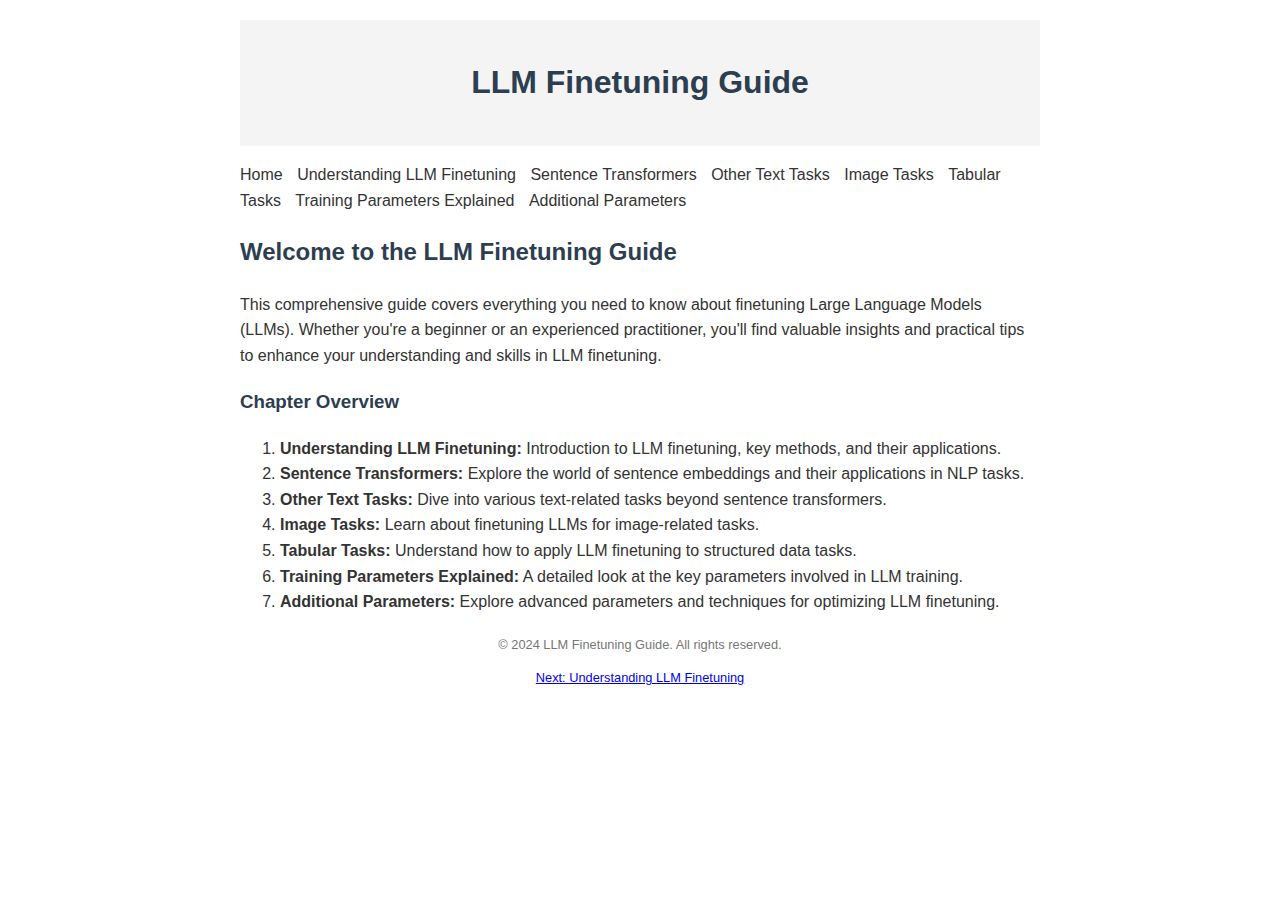
<file: Train/index.html>
<!DOCTYPE html>
<html lang="en">
<head>
    <meta charset="UTF-8">
    <meta name="viewport" content="width=device-width, initial-scale=1.0">
    <title>LLM Finetuning Guide</title>
    <link rel="stylesheet" href="style.css">
</head>
<body>
    <header>
        <h1>LLM Finetuning Guide</h1>
    </header>
    <nav>
        <ul>
            <li><a href="index.html">Home</a></li>
            <li><a href="chapter1.html">Understanding LLM Finetuning</a></li>
            <li><a href="chapter2.html">Sentence Transformers</a></li>
            <li><a href="chapter3.html">Other Text Tasks</a></li>
            <li><a href="chapter4.html">Image Tasks</a></li>
            <li><a href="chapter5.html">Tabular Tasks</a></li>
            <li><a href="chapter6.html">Training Parameters Explained</a></li>
            <li><a href="chapter7.html">Additional Parameters</a></li>
        </ul>
    </nav>
    <main>
        <h2>Welcome to the LLM Finetuning Guide</h2>
        <p>This comprehensive guide covers everything you need to know about finetuning Large Language Models (LLMs). Whether you're a beginner or an experienced practitioner, you'll find valuable insights and practical tips to enhance your understanding and skills in LLM finetuning.</p>
        <h3>Chapter Overview</h3>
        <ol>
            <li><strong>Understanding LLM Finetuning:</strong> Introduction to LLM finetuning, key methods, and their applications.</li>
            <li><strong>Sentence Transformers:</strong> Explore the world of sentence embeddings and their applications in NLP tasks.</li>
            <li><strong>Other Text Tasks:</strong> Dive into various text-related tasks beyond sentence transformers.</li>
            <li><strong>Image Tasks:</strong> Learn about finetuning LLMs for image-related tasks.</li>
            <li><strong>Tabular Tasks:</strong> Understand how to apply LLM finetuning to structured data tasks.</li>
            <li><strong>Training Parameters Explained:</strong> A detailed look at the key parameters involved in LLM training.</li>
            <li><strong>Additional Parameters:</strong> Explore advanced parameters and techniques for optimizing LLM finetuning.</li>
        </ol>
    </main>
    <footer>
        <p>&copy; 2024 LLM Finetuning Guide. All rights reserved.</p>
        <nav>
            <a href="chapter1.html">Next: Understanding LLM Finetuning</a>
        </nav>
    </footer>
</body>
</html>
</file>
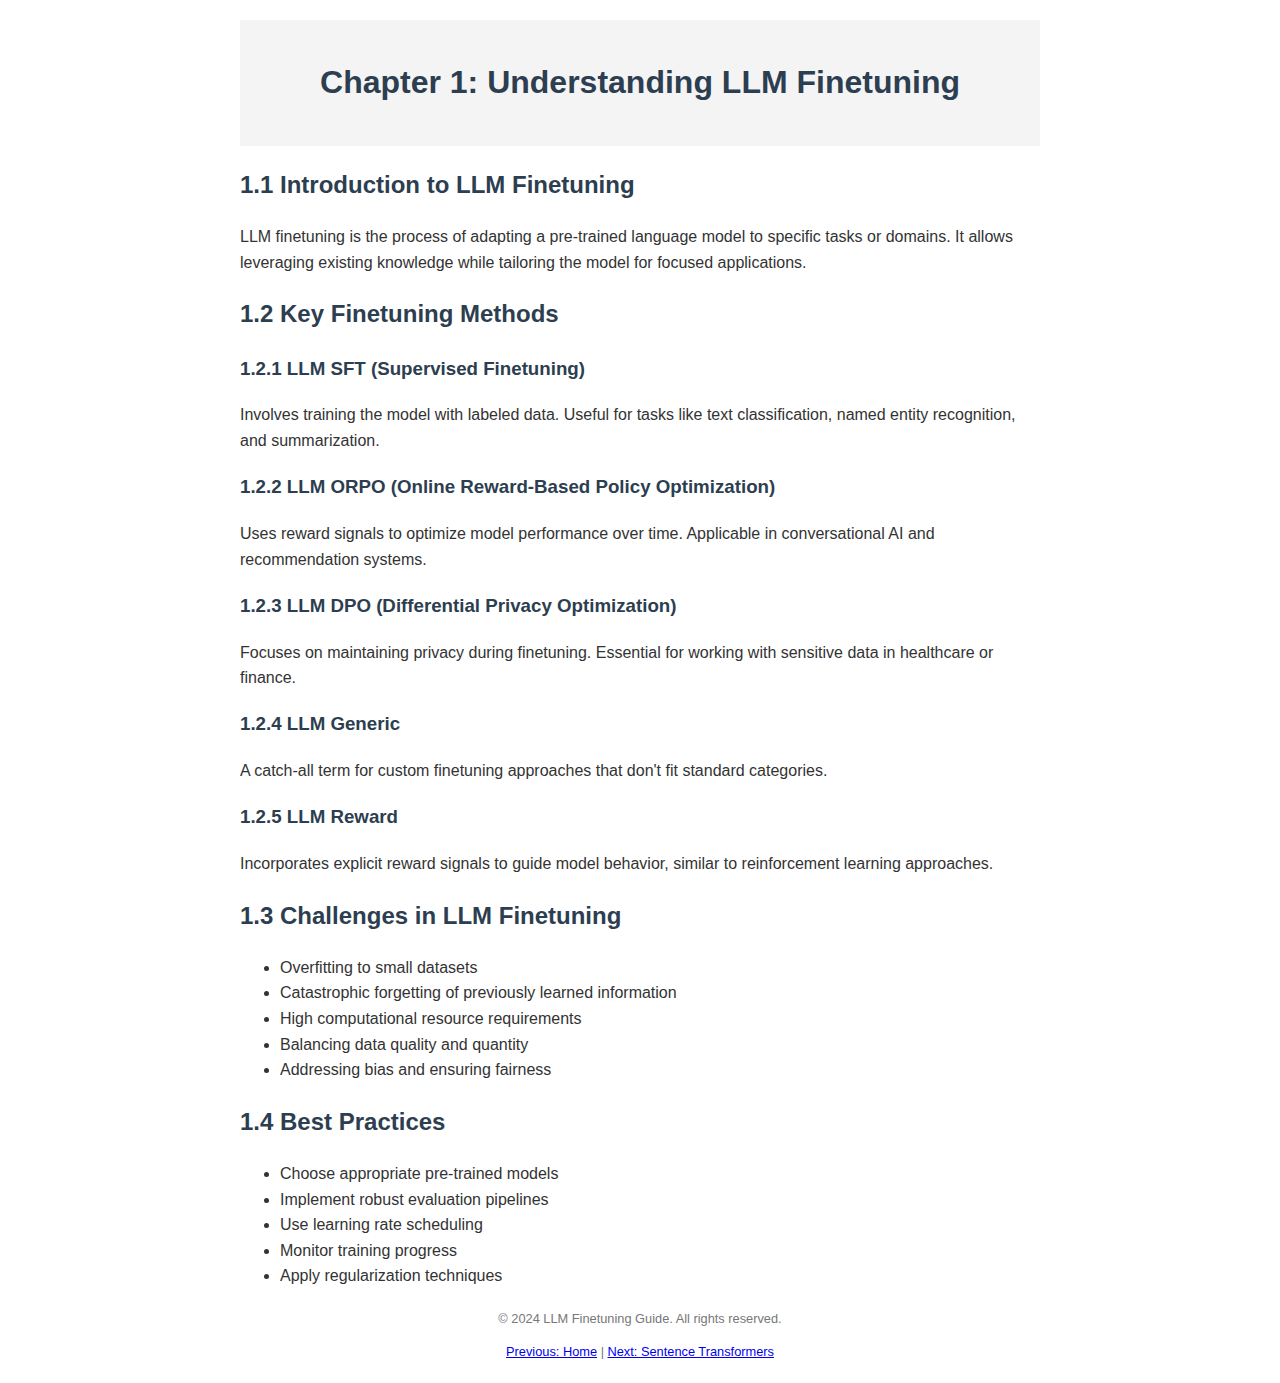
<file: Train/chapter1.html>
<!DOCTYPE html>
<html lang="en">
<head>
    <meta charset="UTF-8">
    <meta name="viewport" content="width=device-width, initial-scale=1.0">
    <title>Chapter 1: Understanding LLM Finetuning</title>
    <link rel="stylesheet" href="style.css">
</head>
<body>
    <header>
        <h1>Chapter 1: Understanding LLM Finetuning</h1>
    </header>
    <nav>
        <!-- Navigation menu (same as home page) -->
    </nav>
    <main>
        <section>
            <h2>1.1 Introduction to LLM Finetuning</h2>
            <p>LLM finetuning is the process of adapting a pre-trained language model to specific tasks or domains. It allows leveraging existing knowledge while tailoring the model for focused applications.</p>
        </section>
        <section>
            <h2>1.2 Key Finetuning Methods</h2>
            <h3>1.2.1 LLM SFT (Supervised Finetuning)</h3>
            <p>Involves training the model with labeled data. Useful for tasks like text classification, named entity recognition, and summarization.</p>
            
            <h3>1.2.2 LLM ORPO (Online Reward-Based Policy Optimization)</h3>
            <p>Uses reward signals to optimize model performance over time. Applicable in conversational AI and recommendation systems.</p>
            
            <h3>1.2.3 LLM DPO (Differential Privacy Optimization)</h3>
            <p>Focuses on maintaining privacy during finetuning. Essential for working with sensitive data in healthcare or finance.</p>
            
            <h3>1.2.4 LLM Generic</h3>
            <p>A catch-all term for custom finetuning approaches that don't fit standard categories.</p>
            
            <h3>1.2.5 LLM Reward</h3>
            <p>Incorporates explicit reward signals to guide model behavior, similar to reinforcement learning approaches.</p>
        </section>
        <section>
            <h2>1.3 Challenges in LLM Finetuning</h2>
            <ul>
                <li>Overfitting to small datasets</li>
                <li>Catastrophic forgetting of previously learned information</li>
                <li>High computational resource requirements</li>
                <li>Balancing data quality and quantity</li>
                <li>Addressing bias and ensuring fairness</li>
            </ul>
        </section>
        <section>
            <h2>1.4 Best Practices</h2>
            <ul>
                <li>Choose appropriate pre-trained models</li>
                <li>Implement robust evaluation pipelines</li>
                <li>Use learning rate scheduling</li>
                <li>Monitor training progress</li>
                <li>Apply regularization techniques</li>
            </ul>
        </section>
    </main>
    <footer>
        <p>&copy; 2024 LLM Finetuning Guide. All rights reserved.</p>
        <nav>
            <a href="index.html">Previous: Home</a> | 
            <a href="chapter2.html">Next: Sentence Transformers</a>
        </nav>
    </footer>
</body>
</html>
</file>
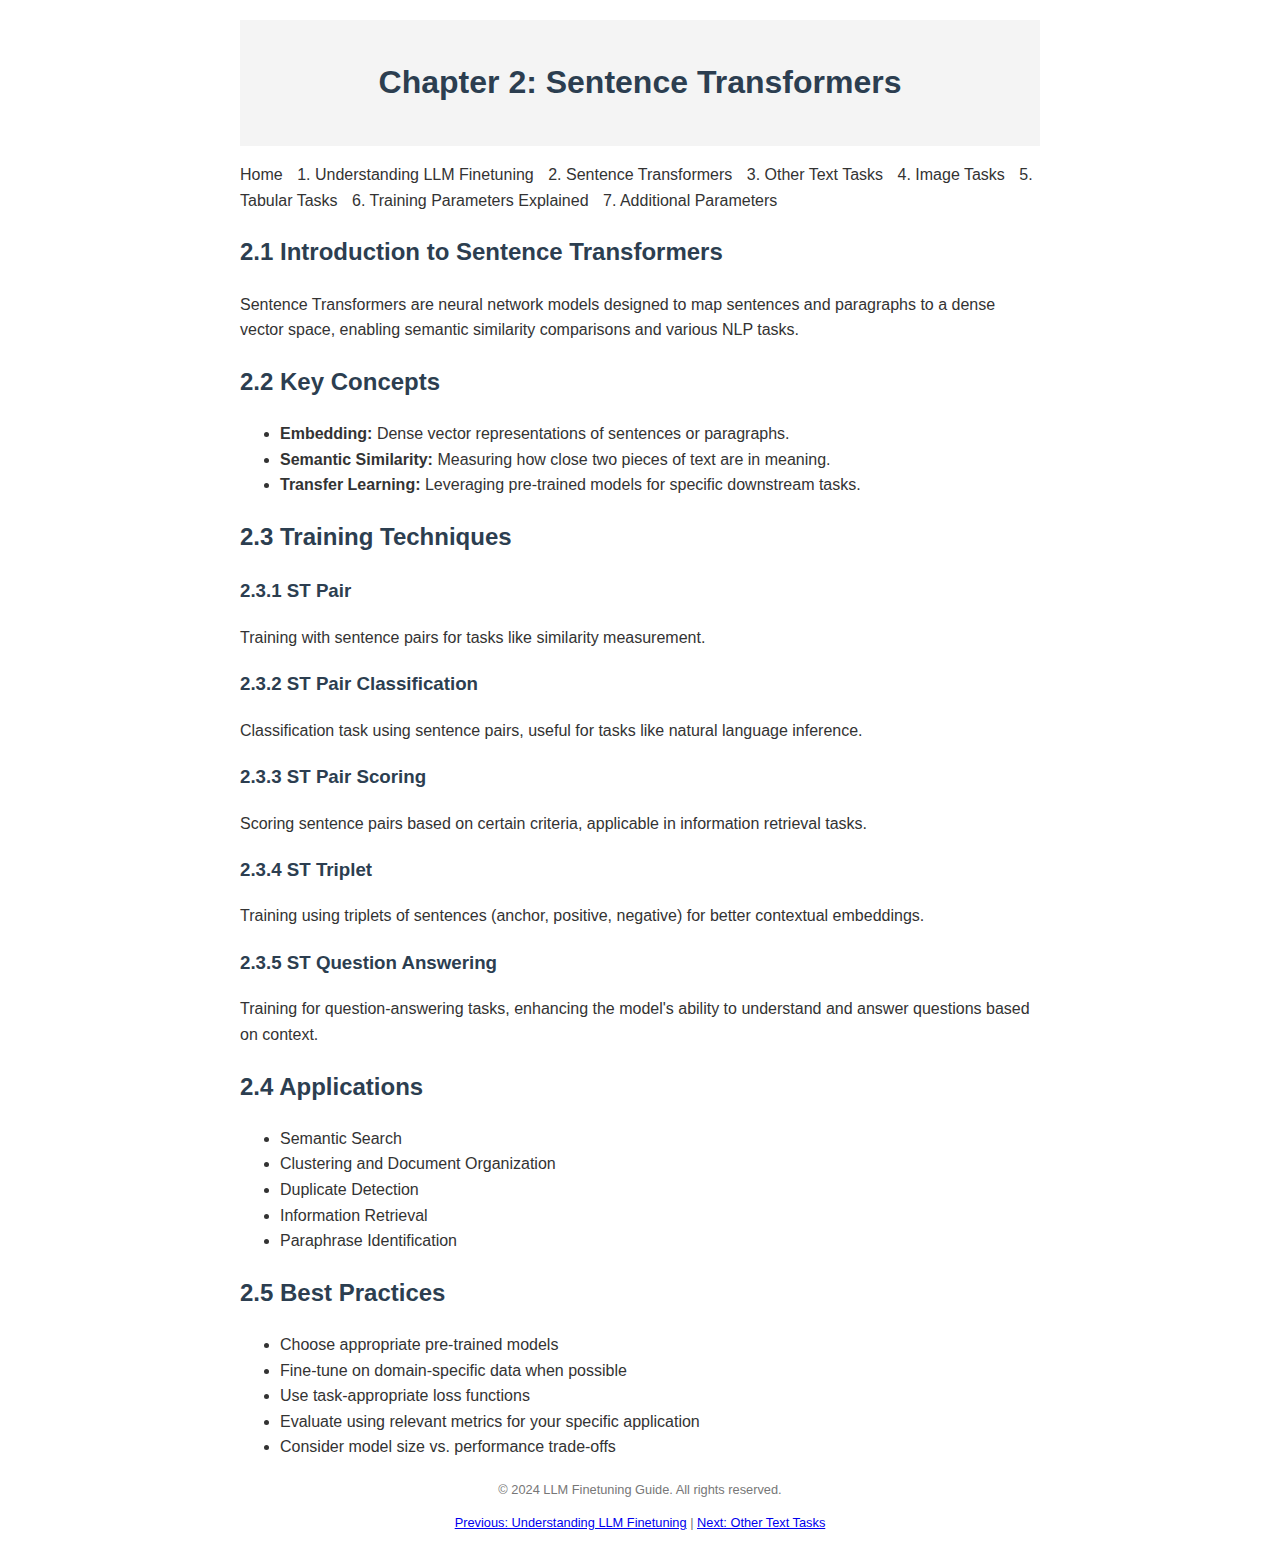
<file: Train/chapter2.html>
<!DOCTYPE html>
<html lang="en">
<head>
    <meta charset="UTF-8">
    <meta name="viewport" content="width=device-width, initial-scale=1.0">
    <title>Chapter 2: Sentence Transformers</title>
    <link rel="stylesheet" href="style.css">
</head>
<body>
    <header>
        <h1>Chapter 2: Sentence Transformers</h1>
    </header>
    <nav>
        <ul>
            <li><a href="index.html">Home</a></li>
            <li><a href="chapter1.html">1. Understanding LLM Finetuning</a></li>
            <li><a href="chapter2.html">2. Sentence Transformers</a></li>
            <li><a href="chapter3.html">3. Other Text Tasks</a></li>
            <li><a href="chapter4.html">4. Image Tasks</a></li>
            <li><a href="chapter5.html">5. Tabular Tasks</a></li>
            <li><a href="chapter6.html">6. Training Parameters Explained</a></li>
            <li><a href="chapter7.html">7. Additional Parameters</a></li>
        </ul>
    </nav>
    <main>
        <section>
            <h2>2.1 Introduction to Sentence Transformers</h2>
            <p>Sentence Transformers are neural network models designed to map sentences and paragraphs to a dense vector space, enabling semantic similarity comparisons and various NLP tasks.</p>
        </section>
        <section>
            <h2>2.2 Key Concepts</h2>
            <ul>
                <li><strong>Embedding:</strong> Dense vector representations of sentences or paragraphs.</li>
                <li><strong>Semantic Similarity:</strong> Measuring how close two pieces of text are in meaning.</li>
                <li><strong>Transfer Learning:</strong> Leveraging pre-trained models for specific downstream tasks.</li>
            </ul>
        </section>
        <section>
            <h2>2.3 Training Techniques</h2>
            <h3>2.3.1 ST Pair</h3>
            <p>Training with sentence pairs for tasks like similarity measurement.</p>
            
            <h3>2.3.2 ST Pair Classification</h3>
            <p>Classification task using sentence pairs, useful for tasks like natural language inference.</p>
            
            <h3>2.3.3 ST Pair Scoring</h3>
            <p>Scoring sentence pairs based on certain criteria, applicable in information retrieval tasks.</p>
            
            <h3>2.3.4 ST Triplet</h3>
            <p>Training using triplets of sentences (anchor, positive, negative) for better contextual embeddings.</p>
            
            <h3>2.3.5 ST Question Answering</h3>
            <p>Training for question-answering tasks, enhancing the model's ability to understand and answer questions based on context.</p>
        </section>
        <section>
            <h2>2.4 Applications</h2>
            <ul>
                <li>Semantic Search</li>
                <li>Clustering and Document Organization</li>
                <li>Duplicate Detection</li>
                <li>Information Retrieval</li>
                <li>Paraphrase Identification</li>
            </ul>
        </section>
        <section>
            <h2>2.5 Best Practices</h2>
            <ul>
                <li>Choose appropriate pre-trained models</li>
                <li>Fine-tune on domain-specific data when possible</li>
                <li>Use task-appropriate loss functions</li>
                <li>Evaluate using relevant metrics for your specific application</li>
                <li>Consider model size vs. performance trade-offs</li>
            </ul>
        </section>
    </main>
    <footer>
        <p>&copy; 2024 LLM Finetuning Guide. All rights reserved.</p>
        <nav>
            <a href="chapter1.html">Previous: Understanding LLM Finetuning</a> | 
            <a href="chapter3.html">Next: Other Text Tasks</a>
        </nav>
    </footer>
</body>
</html>
</file>
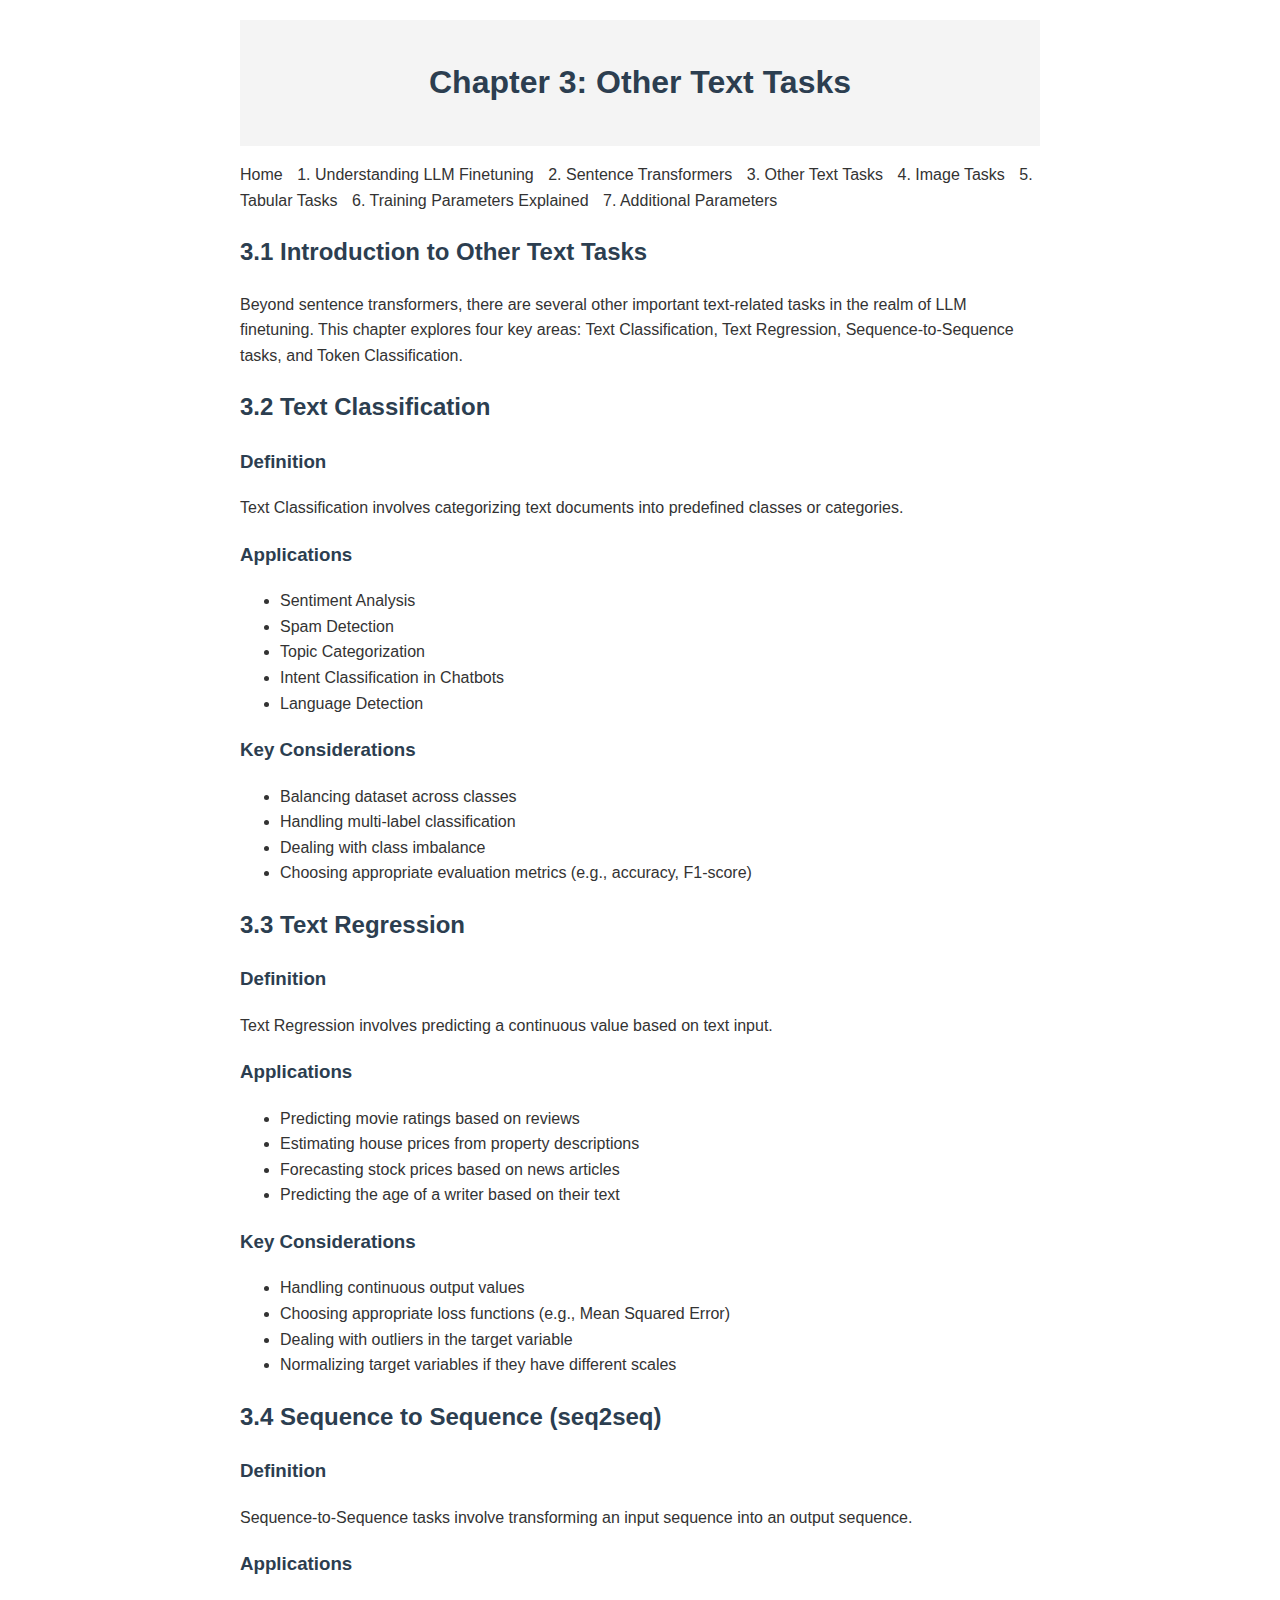
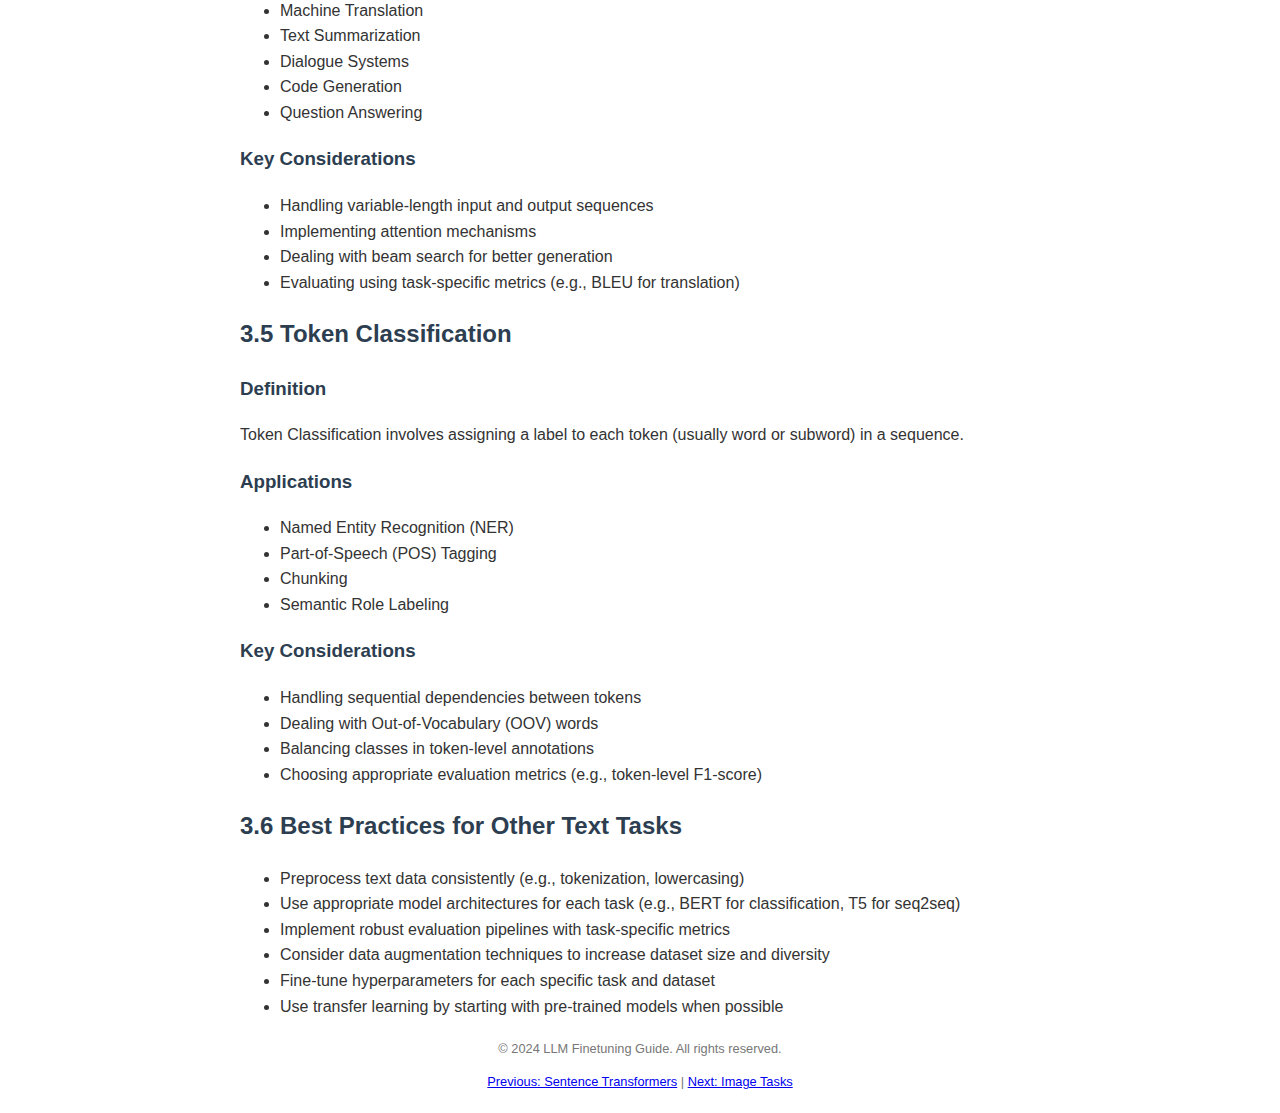
<file: Train/chapter3.html>
<!DOCTYPE html>
<html lang="en">
<head>
    <meta charset="UTF-8">
    <meta name="viewport" content="width=device-width, initial-scale=1.0">
    <title>Chapter 3: Other Text Tasks</title>
    <link rel="stylesheet" href="style.css">
</head>
<body>
    <header>
        <h1>Chapter 3: Other Text Tasks</h1>
    </header>
    <nav>
        <ul>
            <li><a href="index.html">Home</a></li>
            <li><a href="chapter1.html">1. Understanding LLM Finetuning</a></li>
            <li><a href="chapter2.html">2. Sentence Transformers</a></li>
            <li><a href="chapter3.html">3. Other Text Tasks</a></li>
            <li><a href="chapter4.html">4. Image Tasks</a></li>
            <li><a href="chapter5.html">5. Tabular Tasks</a></li>
            <li><a href="chapter6.html">6. Training Parameters Explained</a></li>
            <li><a href="chapter7.html">7. Additional Parameters</a></li>
        </ul>
    </nav>
    <main>
        <section>
            <h2>3.1 Introduction to Other Text Tasks</h2>
            <p>Beyond sentence transformers, there are several other important text-related tasks in the realm of LLM finetuning. This chapter explores four key areas: Text Classification, Text Regression, Sequence-to-Sequence tasks, and Token Classification.</p>
        </section>
        <section>
            <h2>3.2 Text Classification</h2>
            <h3>Definition</h3>
            <p>Text Classification involves categorizing text documents into predefined classes or categories.</p>
            <h3>Applications</h3>
            <ul>
                <li>Sentiment Analysis</li>
                <li>Spam Detection</li>
                <li>Topic Categorization</li>
                <li>Intent Classification in Chatbots</li>
                <li>Language Detection</li>
            </ul>
            <h3>Key Considerations</h3>
            <ul>
                <li>Balancing dataset across classes</li>
                <li>Handling multi-label classification</li>
                <li>Dealing with class imbalance</li>
                <li>Choosing appropriate evaluation metrics (e.g., accuracy, F1-score)</li>
            </ul>
        </section>
        <section>
            <h2>3.3 Text Regression</h2>
            <h3>Definition</h3>
            <p>Text Regression involves predicting a continuous value based on text input.</p>
            <h3>Applications</h3>
            <ul>
                <li>Predicting movie ratings based on reviews</li>
                <li>Estimating house prices from property descriptions</li>
                <li>Forecasting stock prices based on news articles</li>
                <li>Predicting the age of a writer based on their text</li>
            </ul>
            <h3>Key Considerations</h3>
            <ul>
                <li>Handling continuous output values</li>
                <li>Choosing appropriate loss functions (e.g., Mean Squared Error)</li>
                <li>Dealing with outliers in the target variable</li>
                <li>Normalizing target variables if they have different scales</li>
            </ul>
        </section>
        <section>
            <h2>3.4 Sequence to Sequence (seq2seq)</h2>
            <h3>Definition</h3>
            <p>Sequence-to-Sequence tasks involve transforming an input sequence into an output sequence.</p>
            <h3>Applications</h3>
            <ul>
                <li>Machine Translation</li>
                <li>Text Summarization</li>
                <li>Dialogue Systems</li>
                <li>Code Generation</li>
                <li>Question Answering</li>
            </ul>
            <h3>Key Considerations</h3>
            <ul>
                <li>Handling variable-length input and output sequences</li>
                <li>Implementing attention mechanisms</li>
                <li>Dealing with beam search for better generation</li>
                <li>Evaluating using task-specific metrics (e.g., BLEU for translation)</li>
            </ul>
        </section>
        <section>
            <h2>3.5 Token Classification</h2>
            <h3>Definition</h3>
            <p>Token Classification involves assigning a label to each token (usually word or subword) in a sequence.</p>
            <h3>Applications</h3>
            <ul>
                <li>Named Entity Recognition (NER)</li>
                <li>Part-of-Speech (POS) Tagging</li>
                <li>Chunking</li>
                <li>Semantic Role Labeling</li>
            </ul>
            <h3>Key Considerations</h3>
            <ul>
                <li>Handling sequential dependencies between tokens</li>
                <li>Dealing with Out-of-Vocabulary (OOV) words</li>
                <li>Balancing classes in token-level annotations</li>
                <li>Choosing appropriate evaluation metrics (e.g., token-level F1-score)</li>
            </ul>
        </section>
        <section>
            <h2>3.6 Best Practices for Other Text Tasks</h2>
            <ul>
                <li>Preprocess text data consistently (e.g., tokenization, lowercasing)</li>
                <li>Use appropriate model architectures for each task (e.g., BERT for classification, T5 for seq2seq)</li>
                <li>Implement robust evaluation pipelines with task-specific metrics</li>
                <li>Consider data augmentation techniques to increase dataset size and diversity</li>
                <li>Fine-tune hyperparameters for each specific task and dataset</li>
                <li>Use transfer learning by starting with pre-trained models when possible</li>
            </ul>
        </section>
    </main>
    <footer>
        <p>&copy; 2024 LLM Finetuning Guide. All rights reserved.</p>
        <nav>
            <a href="chapter2.html">Previous: Sentence Transformers</a> | 
            <a href="chapter4.html">Next: Image Tasks</a>
        </nav>
    </footer>
</body>
</html>
</file>
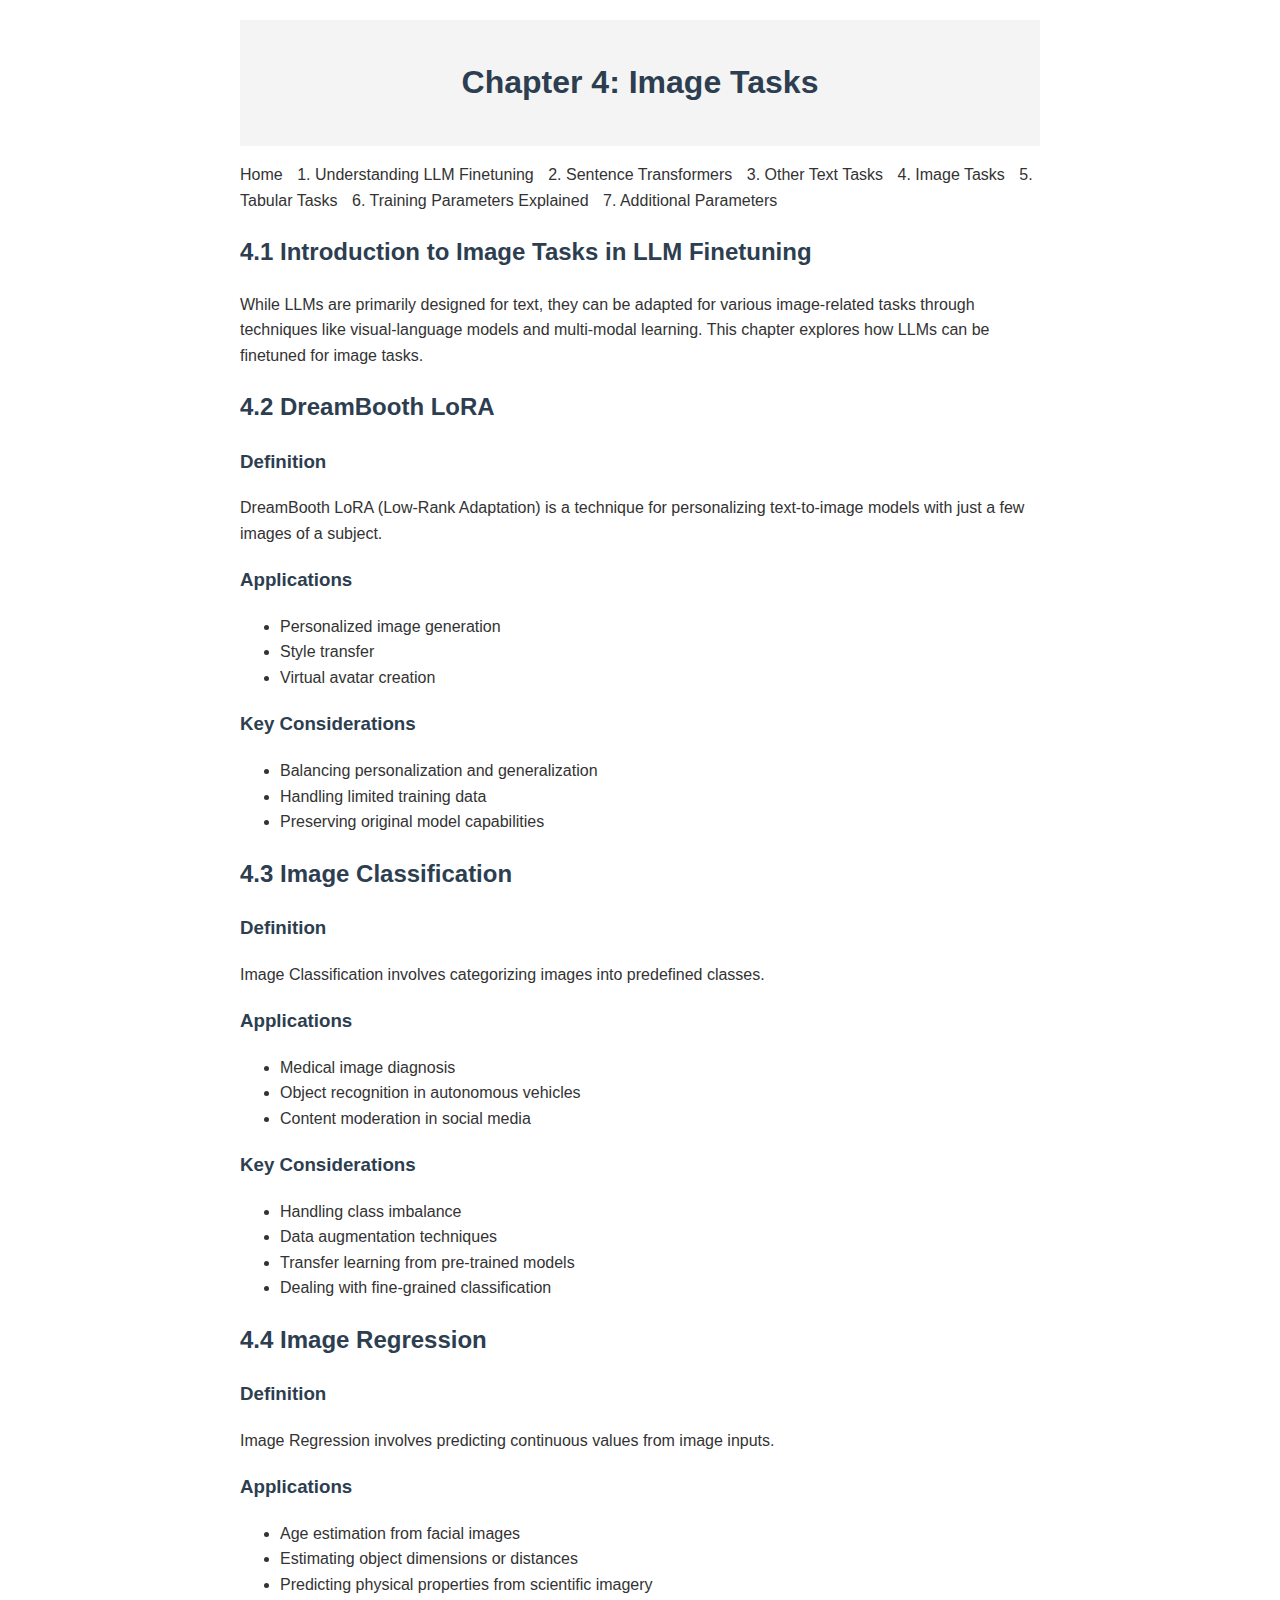
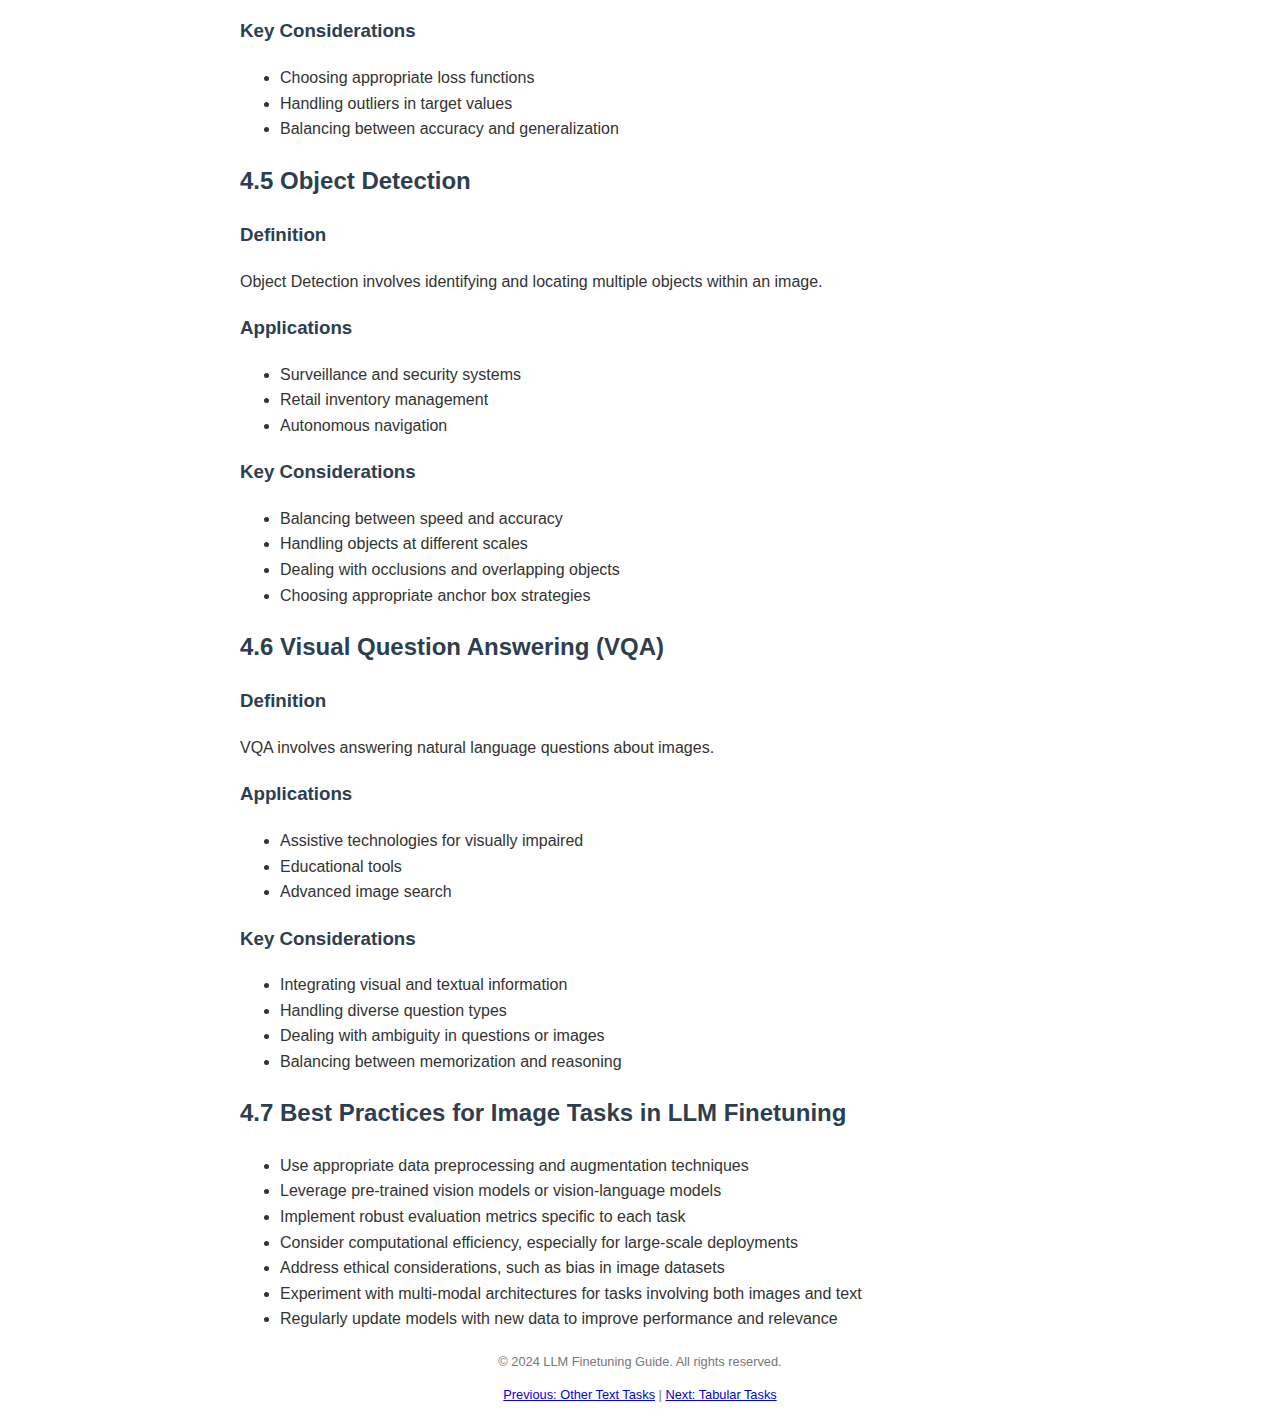
<file: Train/chapter4.html>
<!DOCTYPE html>
<html lang="en">
<head>
    <meta charset="UTF-8">
    <meta name="viewport" content="width=device-width, initial-scale=1.0">
    <title>Chapter 4: Image Tasks</title>
    <link rel="stylesheet" href="style.css">
</head>
<body>
    <header>
        <h1>Chapter 4: Image Tasks</h1>
    </header>
    <nav>
        <ul>
            <li><a href="index.html">Home</a></li>
            <li><a href="chapter1.html">1. Understanding LLM Finetuning</a></li>
            <li><a href="chapter2.html">2. Sentence Transformers</a></li>
            <li><a href="chapter3.html">3. Other Text Tasks</a></li>
            <li><a href="chapter4.html">4. Image Tasks</a></li>
            <li><a href="chapter5.html">5. Tabular Tasks</a></li>
            <li><a href="chapter6.html">6. Training Parameters Explained</a></li>
            <li><a href="chapter7.html">7. Additional Parameters</a></li>
        </ul>
    </nav>
    <main>
        <section>
            <h2>4.1 Introduction to Image Tasks in LLM Finetuning</h2>
            <p>While LLMs are primarily designed for text, they can be adapted for various image-related tasks through techniques like visual-language models and multi-modal learning. This chapter explores how LLMs can be finetuned for image tasks.</p>
        </section>
        
        <section>
            <h2>4.2 DreamBooth LoRA</h2>
            <h3>Definition</h3>
            <p>DreamBooth LoRA (Low-Rank Adaptation) is a technique for personalizing text-to-image models with just a few images of a subject.</p>
            <h3>Applications</h3>
            <ul>
                <li>Personalized image generation</li>
                <li>Style transfer</li>
                <li>Virtual avatar creation</li>
            </ul>
            <h3>Key Considerations</h3>
            <ul>
                <li>Balancing personalization and generalization</li>
                <li>Handling limited training data</li>
                <li>Preserving original model capabilities</li>
            </ul>
        </section>
        
        <section>
            <h2>4.3 Image Classification</h2>
            <h3>Definition</h3>
            <p>Image Classification involves categorizing images into predefined classes.</p>
            <h3>Applications</h3>
            <ul>
                <li>Medical image diagnosis</li>
                <li>Object recognition in autonomous vehicles</li>
                <li>Content moderation in social media</li>
            </ul>
            <h3>Key Considerations</h3>
            <ul>
                <li>Handling class imbalance</li>
                <li>Data augmentation techniques</li>
                <li>Transfer learning from pre-trained models</li>
                <li>Dealing with fine-grained classification</li>
            </ul>
        </section>
        
        <section>
            <h2>4.4 Image Regression</h2>
            <h3>Definition</h3>
            <p>Image Regression involves predicting continuous values from image inputs.</p>
            <h3>Applications</h3>
            <ul>
                <li>Age estimation from facial images</li>
                <li>Estimating object dimensions or distances</li>
                <li>Predicting physical properties from scientific imagery</li>
            </ul>
            <h3>Key Considerations</h3>
            <ul>
                <li>Choosing appropriate loss functions</li>
                <li>Handling outliers in target values</li>
                <li>Balancing between accuracy and generalization</li>
            </ul>
        </section>
        
        <section>
            <h2>4.5 Object Detection</h2>
            <h3>Definition</h3>
            <p>Object Detection involves identifying and locating multiple objects within an image.</p>
            <h3>Applications</h3>
            <ul>
                <li>Surveillance and security systems</li>
                <li>Retail inventory management</li>
                <li>Autonomous navigation</li>
            </ul>
            <h3>Key Considerations</h3>
            <ul>
                <li>Balancing between speed and accuracy</li>
                <li>Handling objects at different scales</li>
                <li>Dealing with occlusions and overlapping objects</li>
                <li>Choosing appropriate anchor box strategies</li>
            </ul>
        </section>
        
        <section>
            <h2>4.6 Visual Question Answering (VQA)</h2>
            <h3>Definition</h3>
            <p>VQA involves answering natural language questions about images.</p>
            <h3>Applications</h3>
            <ul>
                <li>Assistive technologies for visually impaired</li>
                <li>Educational tools</li>
                <li>Advanced image search</li>
            </ul>
            <h3>Key Considerations</h3>
            <ul>
                <li>Integrating visual and textual information</li>
                <li>Handling diverse question types</li>
                <li>Dealing with ambiguity in questions or images</li>
                <li>Balancing between memorization and reasoning</li>
            </ul>
        </section>
        
        <section>
            <h2>4.7 Best Practices for Image Tasks in LLM Finetuning</h2>
            <ul>
                <li>Use appropriate data preprocessing and augmentation techniques</li>
                <li>Leverage pre-trained vision models or vision-language models</li>
                <li>Implement robust evaluation metrics specific to each task</li>
                <li>Consider computational efficiency, especially for large-scale deployments</li>
                <li>Address ethical considerations, such as bias in image datasets</li>
                <li>Experiment with multi-modal architectures for tasks involving both images and text</li>
                <li>Regularly update models with new data to improve performance and relevance</li>
            </ul>
        </section>
    </main>
    <footer>
        <p>&copy; 2024 LLM Finetuning Guide. All rights reserved.</p>
        <nav>
            <a href="chapter3.html">Previous: Other Text Tasks</a> | 
            <a href="chapter5.html">Next: Tabular Tasks</a>
        </nav>
    </footer>
</body>
</html>
</file>
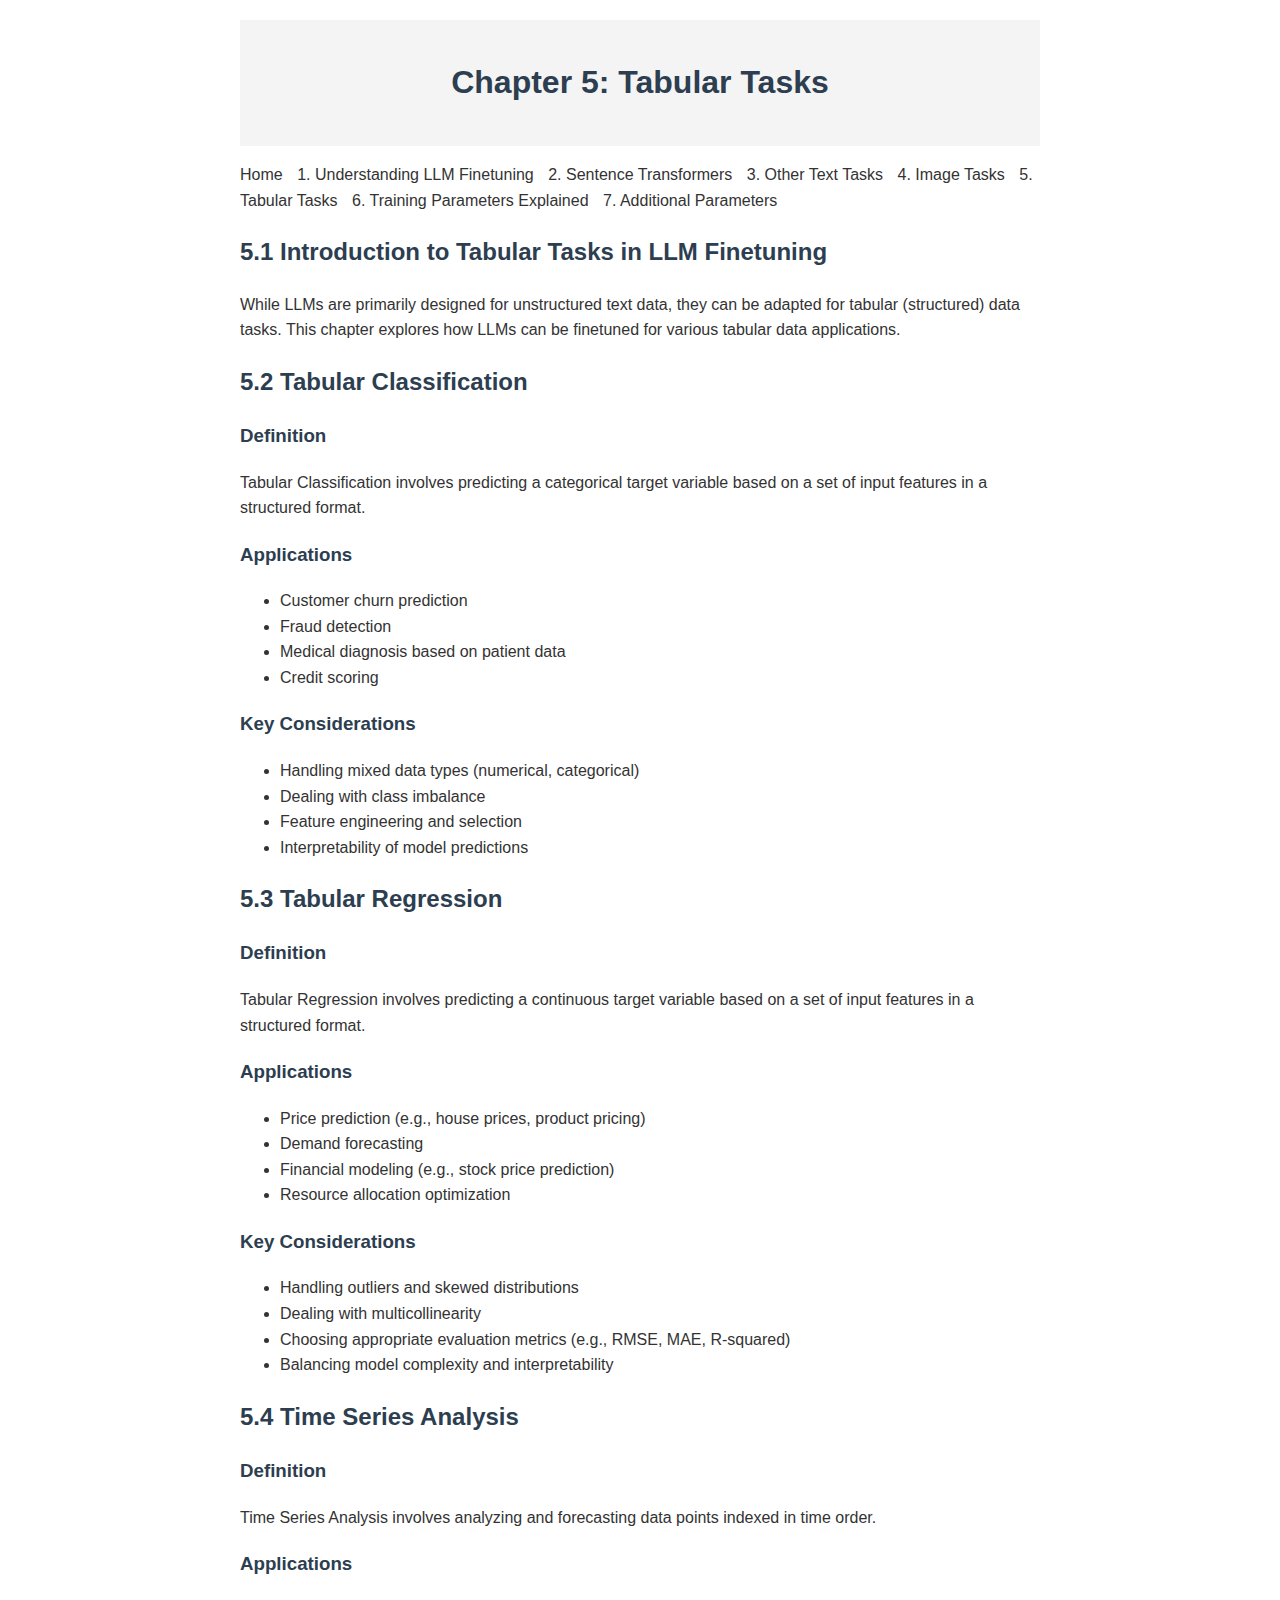
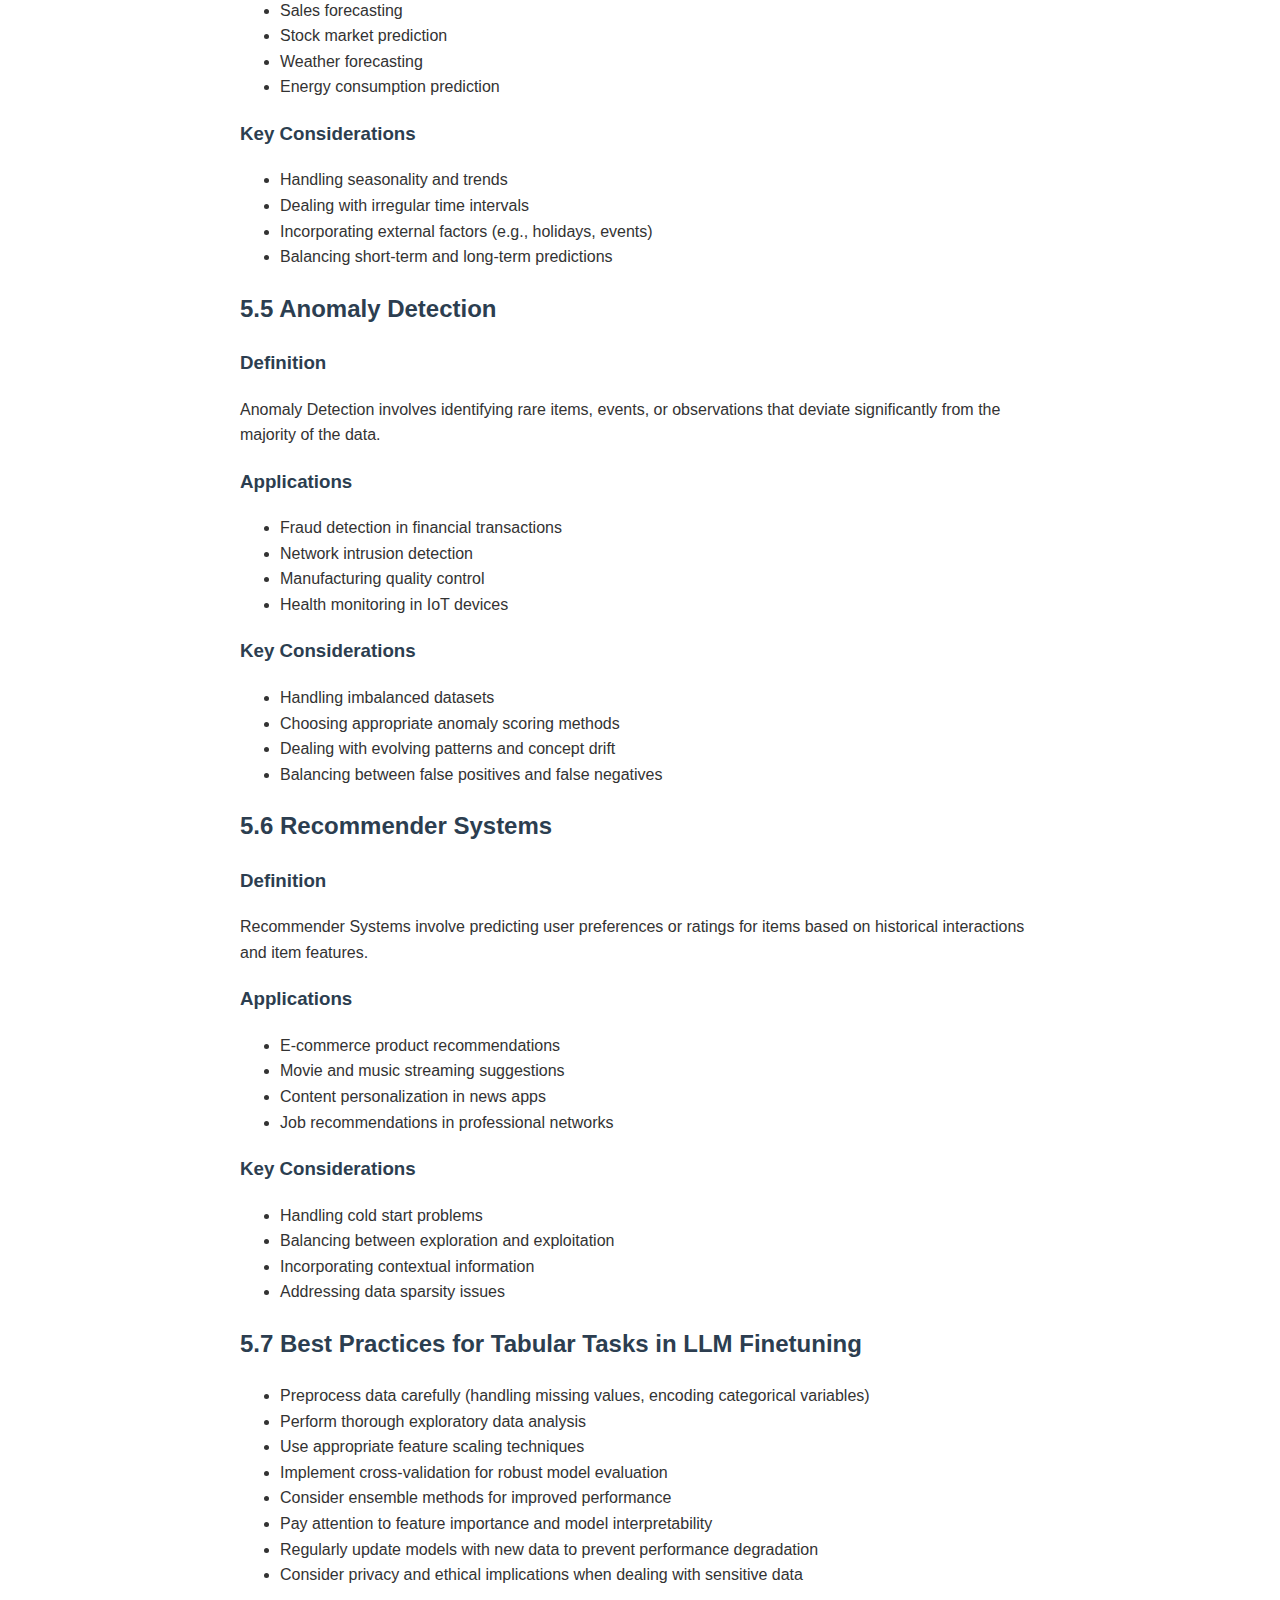
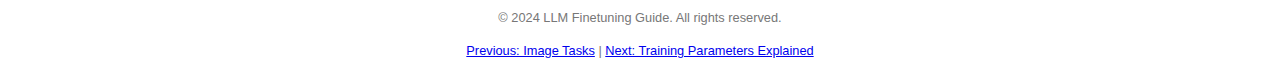
<file: Train/chapter5.html>
<!DOCTYPE html>
<html lang="en">
<head>
    <meta charset="UTF-8">
    <meta name="viewport" content="width=device-width, initial-scale=1.0">
    <title>Chapter 5: Tabular Tasks</title>
    <link rel="stylesheet" href="style.css">
</head>
<body>
    <header>
        <h1>Chapter 5: Tabular Tasks</h1>
    </header>
    <nav>
        <ul>
            <li><a href="index.html">Home</a></li>
            <li><a href="chapter1.html">1. Understanding LLM Finetuning</a></li>
            <li><a href="chapter2.html">2. Sentence Transformers</a></li>
            <li><a href="chapter3.html">3. Other Text Tasks</a></li>
            <li><a href="chapter4.html">4. Image Tasks</a></li>
            <li><a href="chapter5.html">5. Tabular Tasks</a></li>
            <li><a href="chapter6.html">6. Training Parameters Explained</a></li>
            <li><a href="chapter7.html">7. Additional Parameters</a></li>
        </ul>
    </nav>
    <main>
        <section>
            <h2>5.1 Introduction to Tabular Tasks in LLM Finetuning</h2>
            <p>While LLMs are primarily designed for unstructured text data, they can be adapted for tabular (structured) data tasks. This chapter explores how LLMs can be finetuned for various tabular data applications.</p>
        </section>
        
        <section>
            <h2>5.2 Tabular Classification</h2>
            <h3>Definition</h3>
            <p>Tabular Classification involves predicting a categorical target variable based on a set of input features in a structured format.</p>
            <h3>Applications</h3>
            <ul>
                <li>Customer churn prediction</li>
                <li>Fraud detection</li>
                <li>Medical diagnosis based on patient data</li>
                <li>Credit scoring</li>
            </ul>
            <h3>Key Considerations</h3>
            <ul>
                <li>Handling mixed data types (numerical, categorical)</li>
                <li>Dealing with class imbalance</li>
                <li>Feature engineering and selection</li>
                <li>Interpretability of model predictions</li>
            </ul>
        </section>
        
        <section>
            <h2>5.3 Tabular Regression</h2>
            <h3>Definition</h3>
            <p>Tabular Regression involves predicting a continuous target variable based on a set of input features in a structured format.</p>
            <h3>Applications</h3>
            <ul>
                <li>Price prediction (e.g., house prices, product pricing)</li>
                <li>Demand forecasting</li>
                <li>Financial modeling (e.g., stock price prediction)</li>
                <li>Resource allocation optimization</li>
            </ul>
            <h3>Key Considerations</h3>
            <ul>
                <li>Handling outliers and skewed distributions</li>
                <li>Dealing with multicollinearity</li>
                <li>Choosing appropriate evaluation metrics (e.g., RMSE, MAE, R-squared)</li>
                <li>Balancing model complexity and interpretability</li>
            </ul>
        </section>
        
        <section>
            <h2>5.4 Time Series Analysis</h2>
            <h3>Definition</h3>
            <p>Time Series Analysis involves analyzing and forecasting data points indexed in time order.</p>
            <h3>Applications</h3>
            <ul>
                <li>Sales forecasting</li>
                <li>Stock market prediction</li>
                <li>Weather forecasting</li>
                <li>Energy consumption prediction</li>
            </ul>
            <h3>Key Considerations</h3>
            <ul>
                <li>Handling seasonality and trends</li>
                <li>Dealing with irregular time intervals</li>
                <li>Incorporating external factors (e.g., holidays, events)</li>
                <li>Balancing short-term and long-term predictions</li>
            </ul>
        </section>
        
        <section>
            <h2>5.5 Anomaly Detection</h2>
            <h3>Definition</h3>
            <p>Anomaly Detection involves identifying rare items, events, or observations that deviate significantly from the majority of the data.</p>
            <h3>Applications</h3>
            <ul>
                <li>Fraud detection in financial transactions</li>
                <li>Network intrusion detection</li>
                <li>Manufacturing quality control</li>
                <li>Health monitoring in IoT devices</li>
            </ul>
            <h3>Key Considerations</h3>
            <ul>
                <li>Handling imbalanced datasets</li>
                <li>Choosing appropriate anomaly scoring methods</li>
                <li>Dealing with evolving patterns and concept drift</li>
                <li>Balancing between false positives and false negatives</li>
            </ul>
        </section>
        
        <section>
            <h2>5.6 Recommender Systems</h2>
            <h3>Definition</h3>
            <p>Recommender Systems involve predicting user preferences or ratings for items based on historical interactions and item features.</p>
            <h3>Applications</h3>
            <ul>
                <li>E-commerce product recommendations</li>
                <li>Movie and music streaming suggestions</li>
                <li>Content personalization in news apps</li>
                <li>Job recommendations in professional networks</li>
            </ul>
            <h3>Key Considerations</h3>
            <ul>
                <li>Handling cold start problems</li>
                <li>Balancing between exploration and exploitation</li>
                <li>Incorporating contextual information</li>
                <li>Addressing data sparsity issues</li>
            </ul>
        </section>
        
        <section>
            <h2>5.7 Best Practices for Tabular Tasks in LLM Finetuning</h2>
            <ul>
                <li>Preprocess data carefully (handling missing values, encoding categorical variables)</li>
                <li>Perform thorough exploratory data analysis</li>
                <li>Use appropriate feature scaling techniques</li>
                <li>Implement cross-validation for robust model evaluation</li>
                <li>Consider ensemble methods for improved performance</li>
                <li>Pay attention to feature importance and model interpretability</li>
                <li>Regularly update models with new data to prevent performance degradation</li>
                <li>Consider privacy and ethical implications when dealing with sensitive data</li>
            </ul>
        </section>
    </main>
    <footer>
        <p>&copy; 2024 LLM Finetuning Guide. All rights reserved.</p>
        <nav>
            <a href="chapter4.html">Previous: Image Tasks</a> | 
            <a href="chapter6.html">Next: Training Parameters Explained</a>
        </nav>
    </footer>
</body>
</html>
</file>
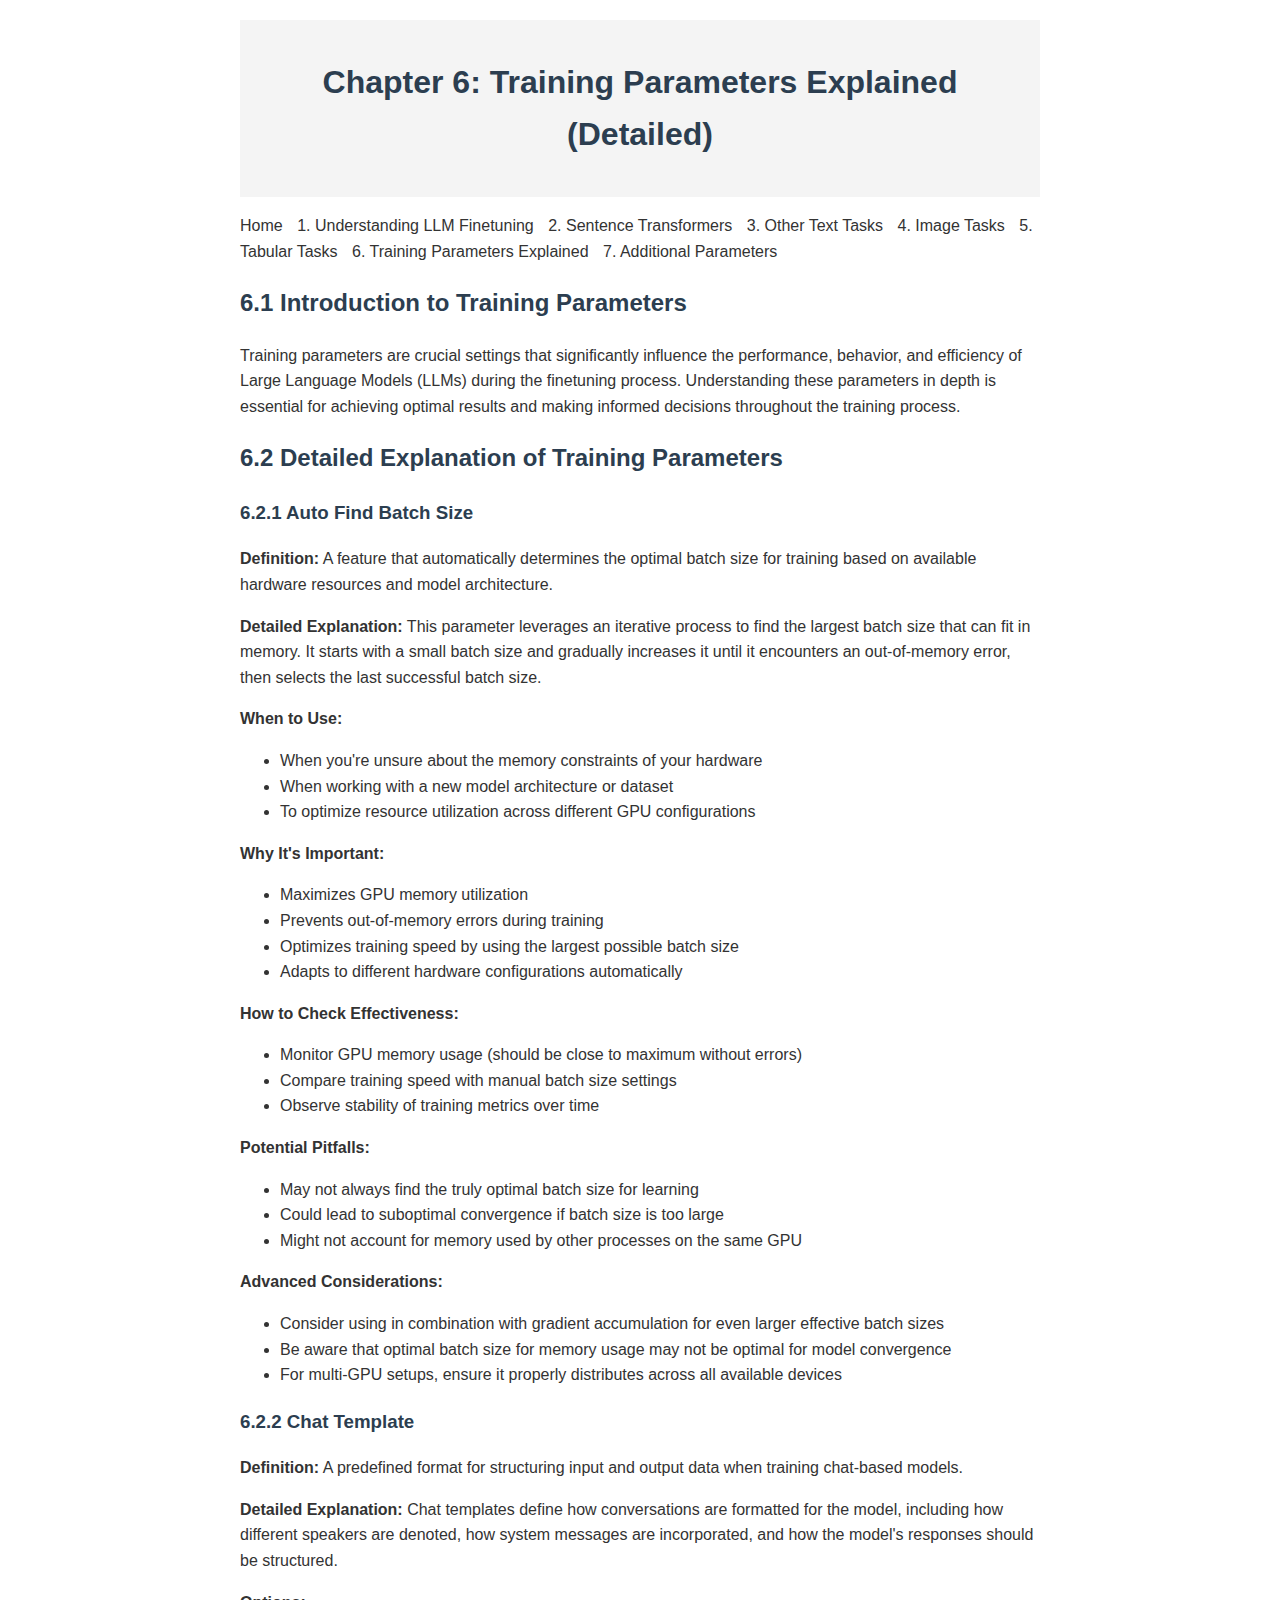
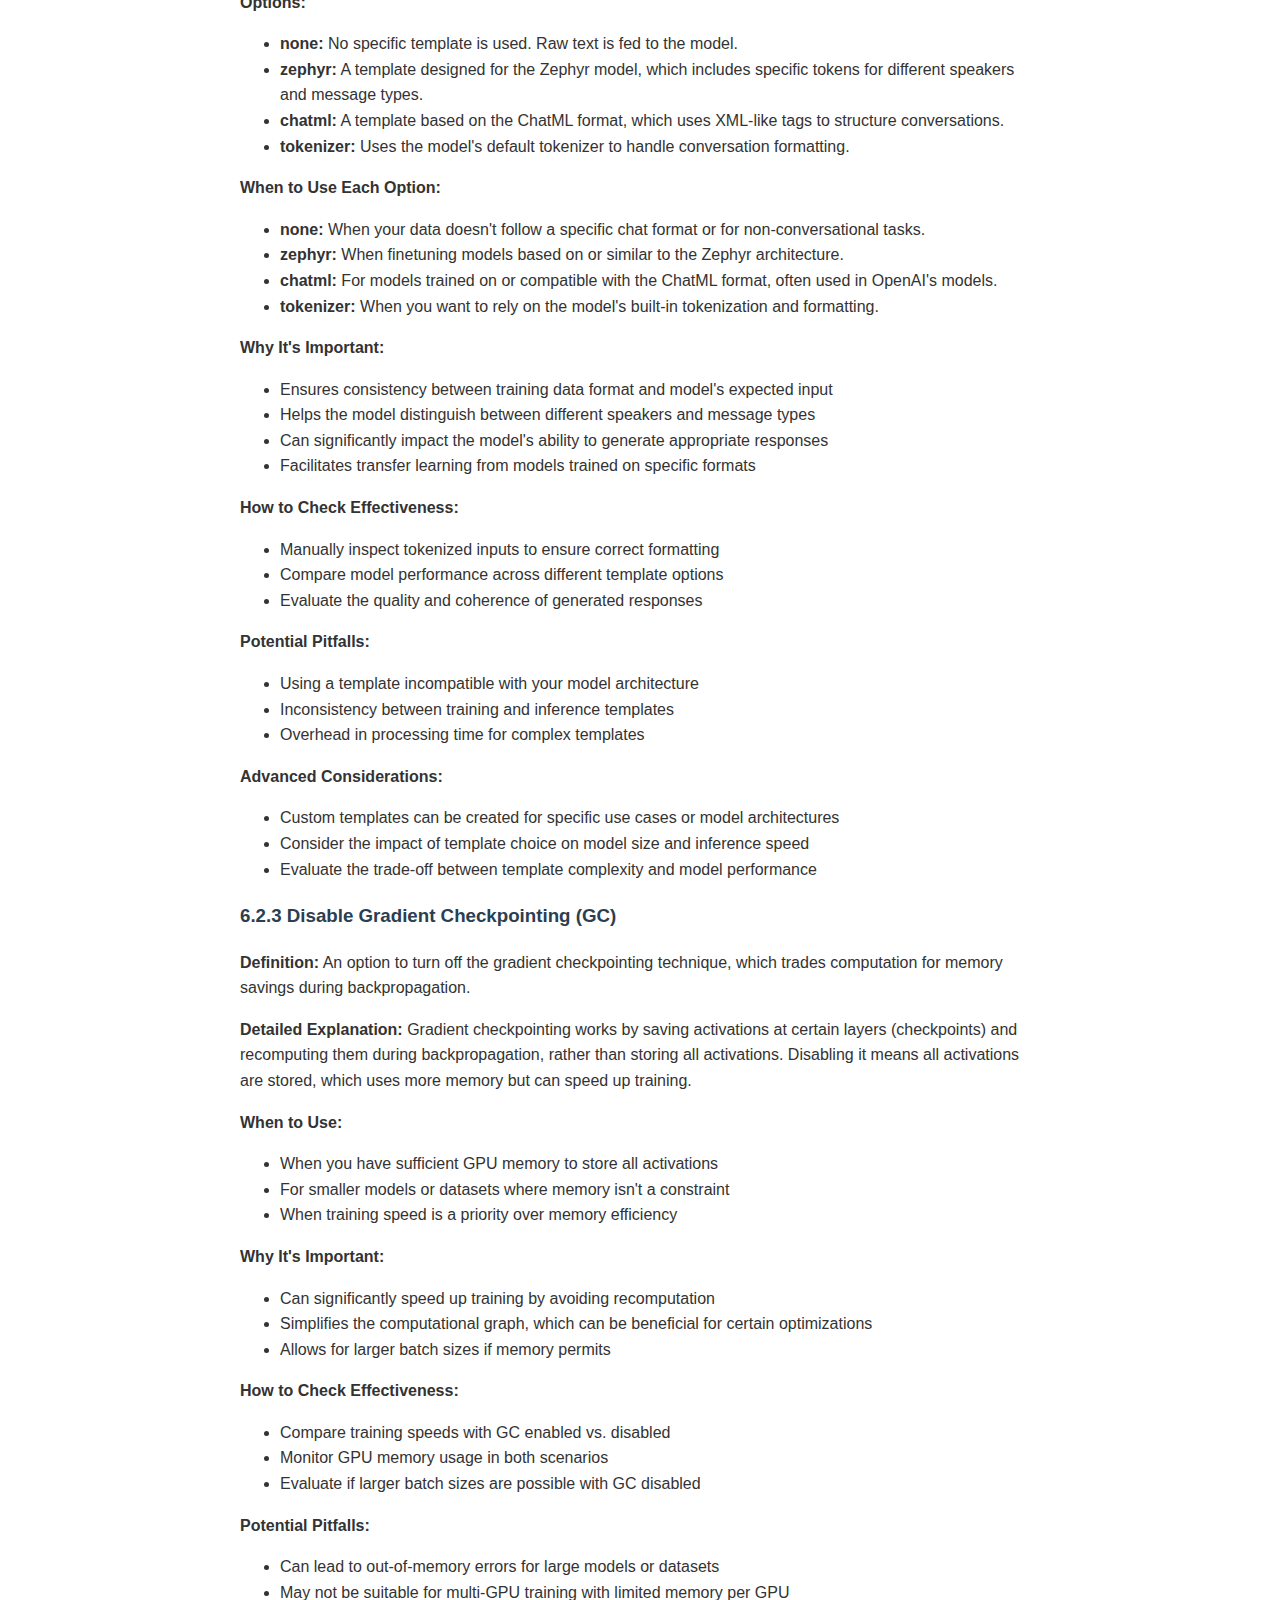
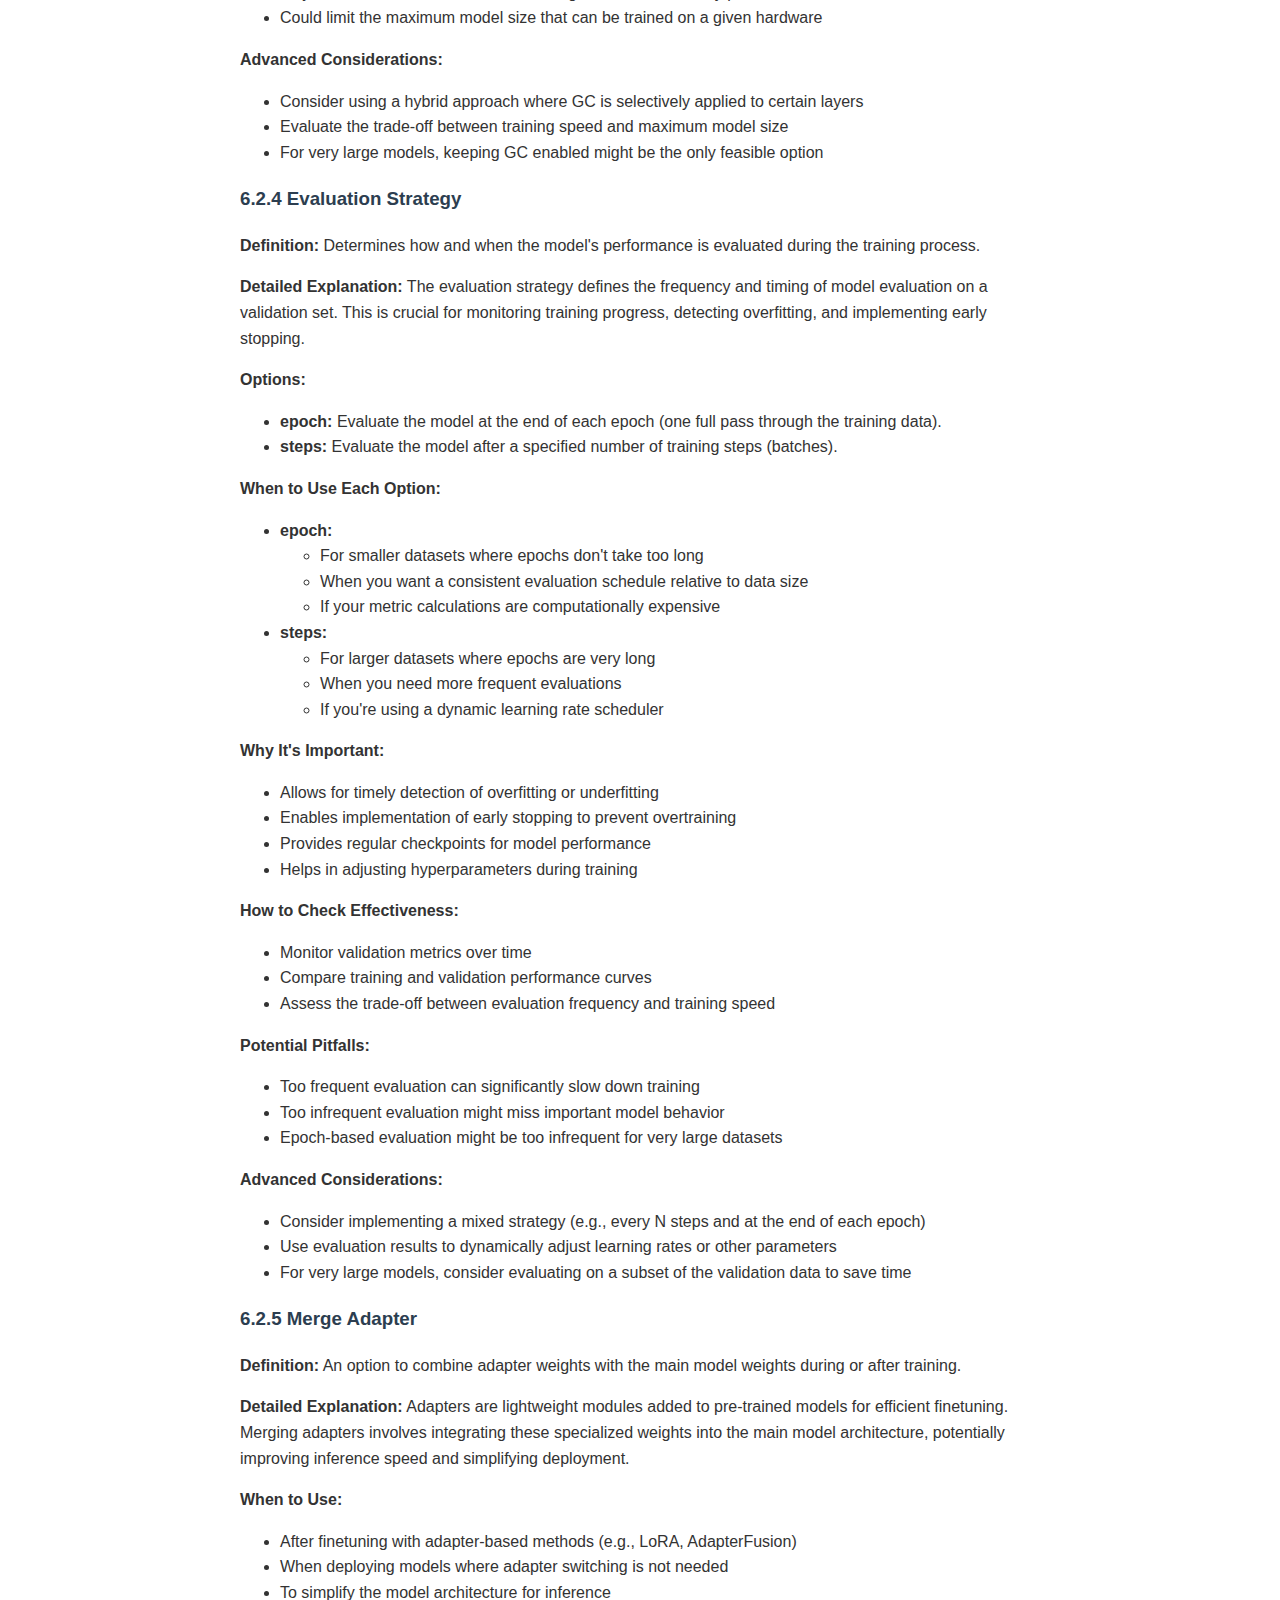
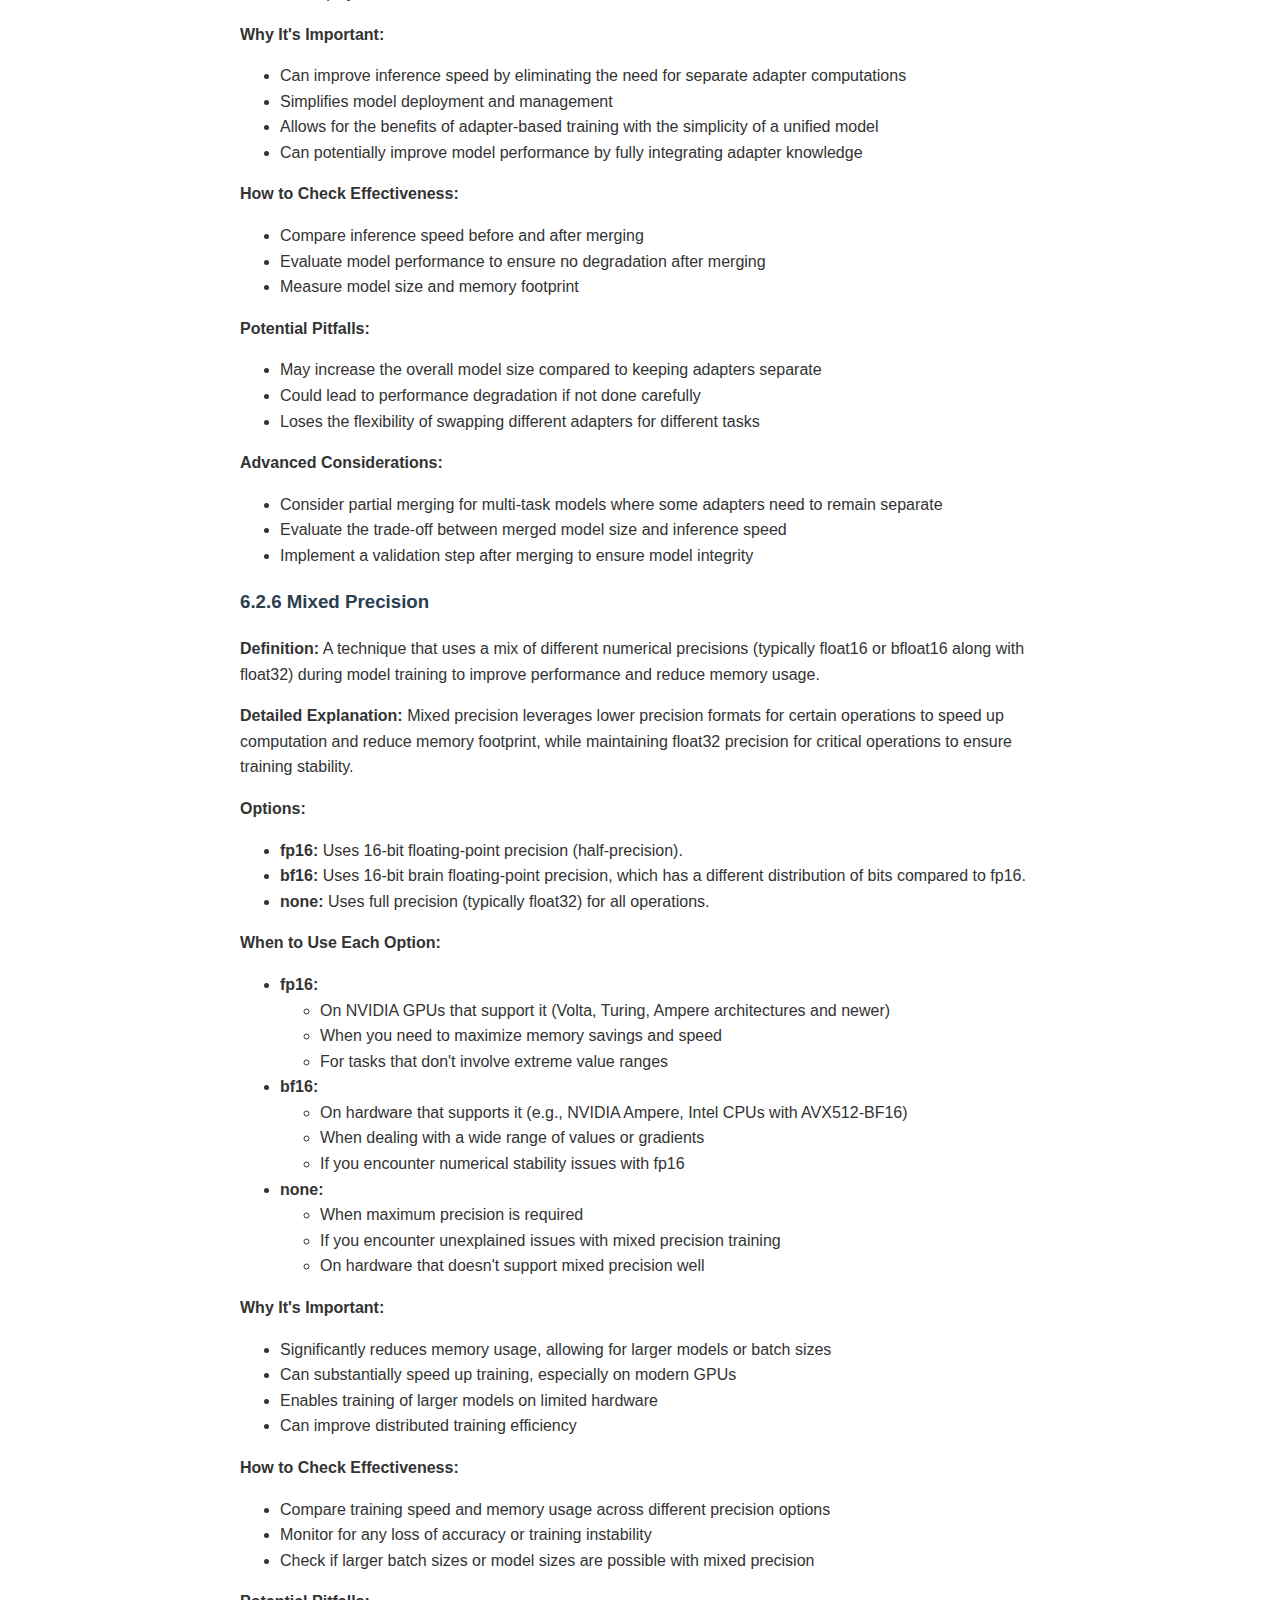
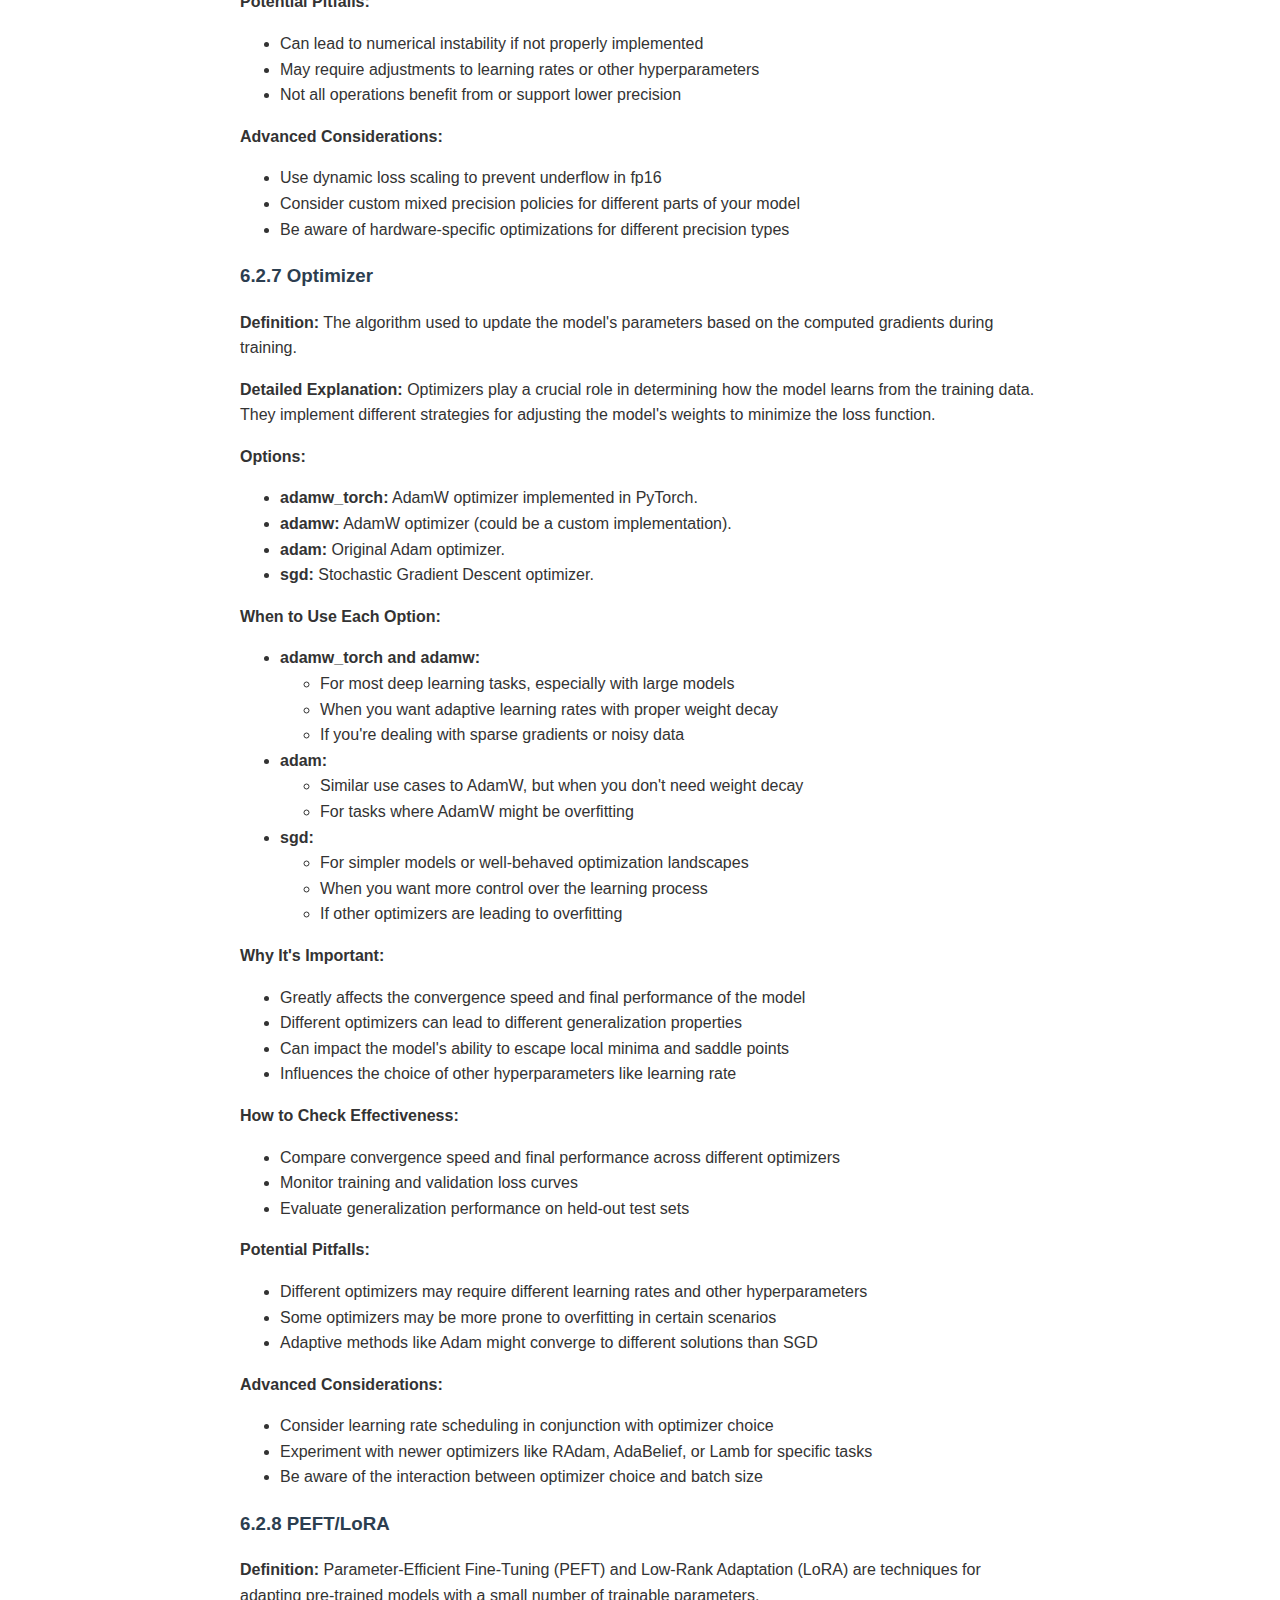
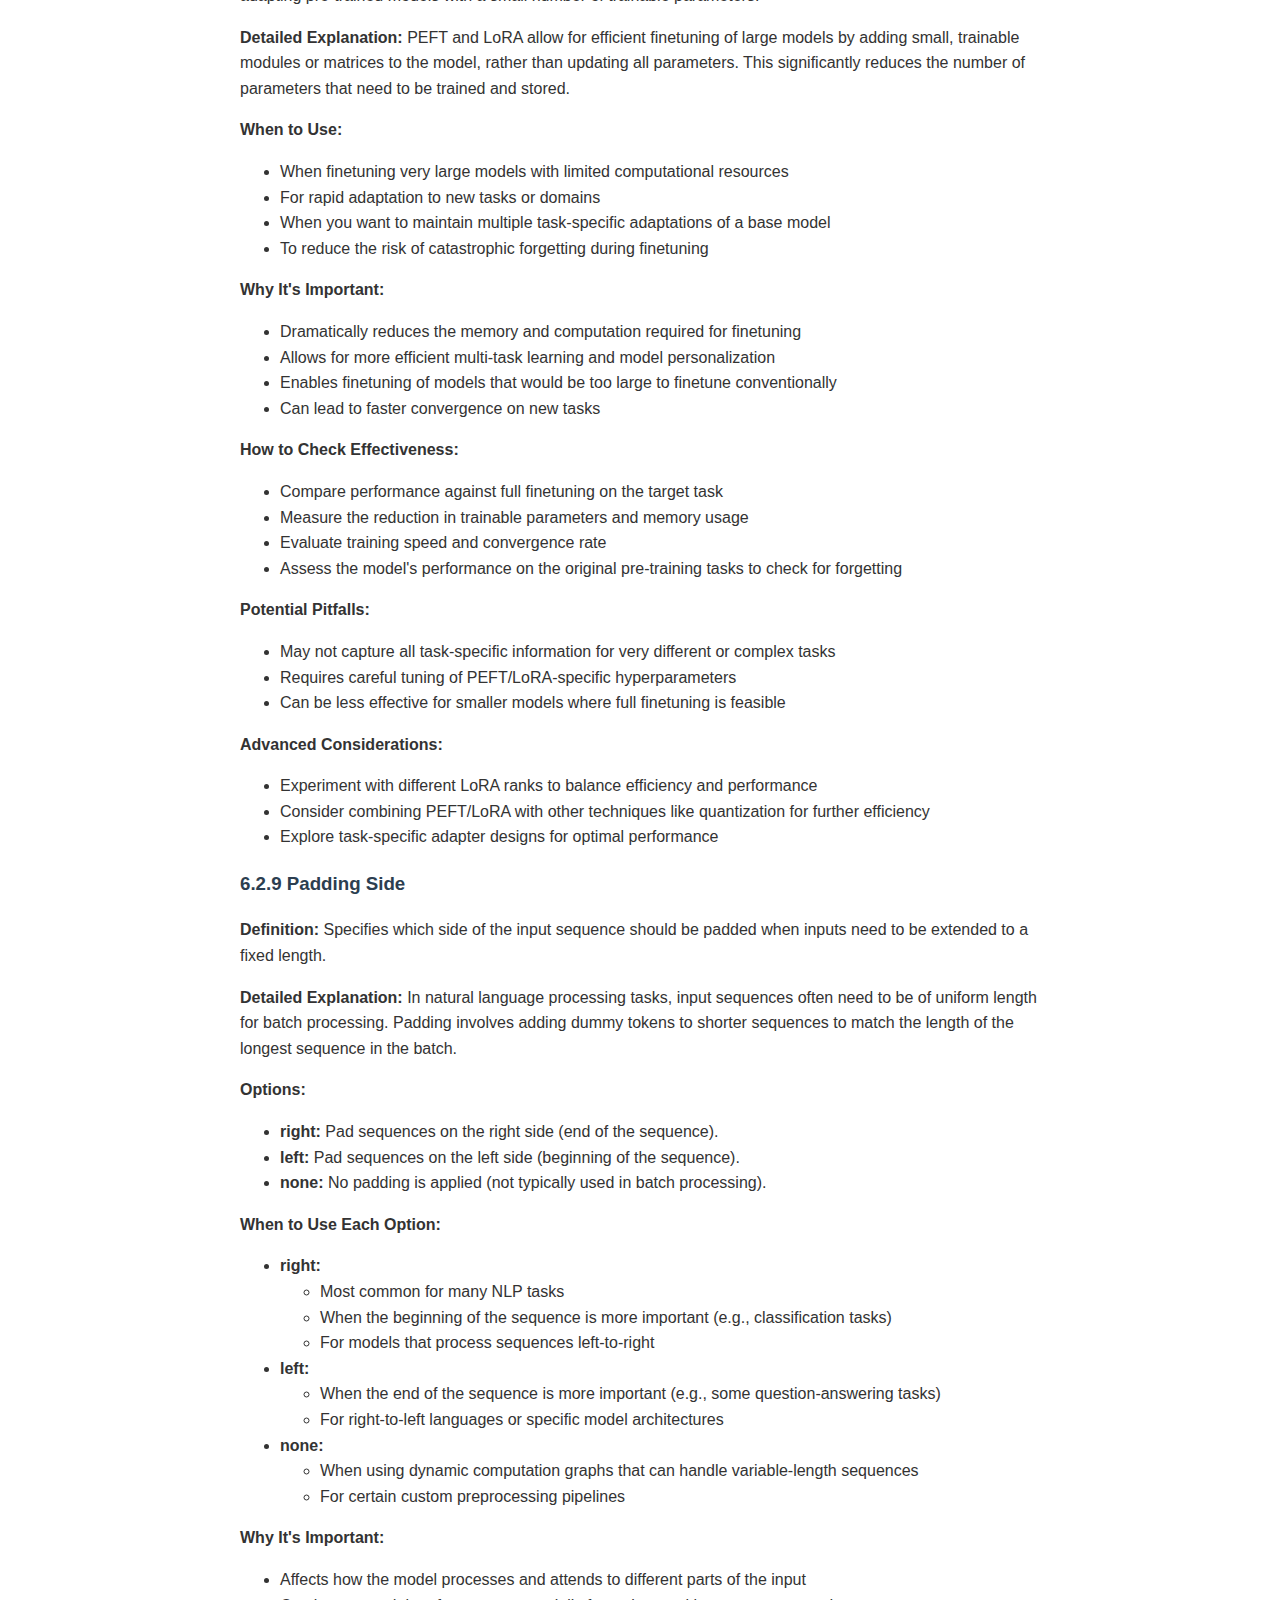
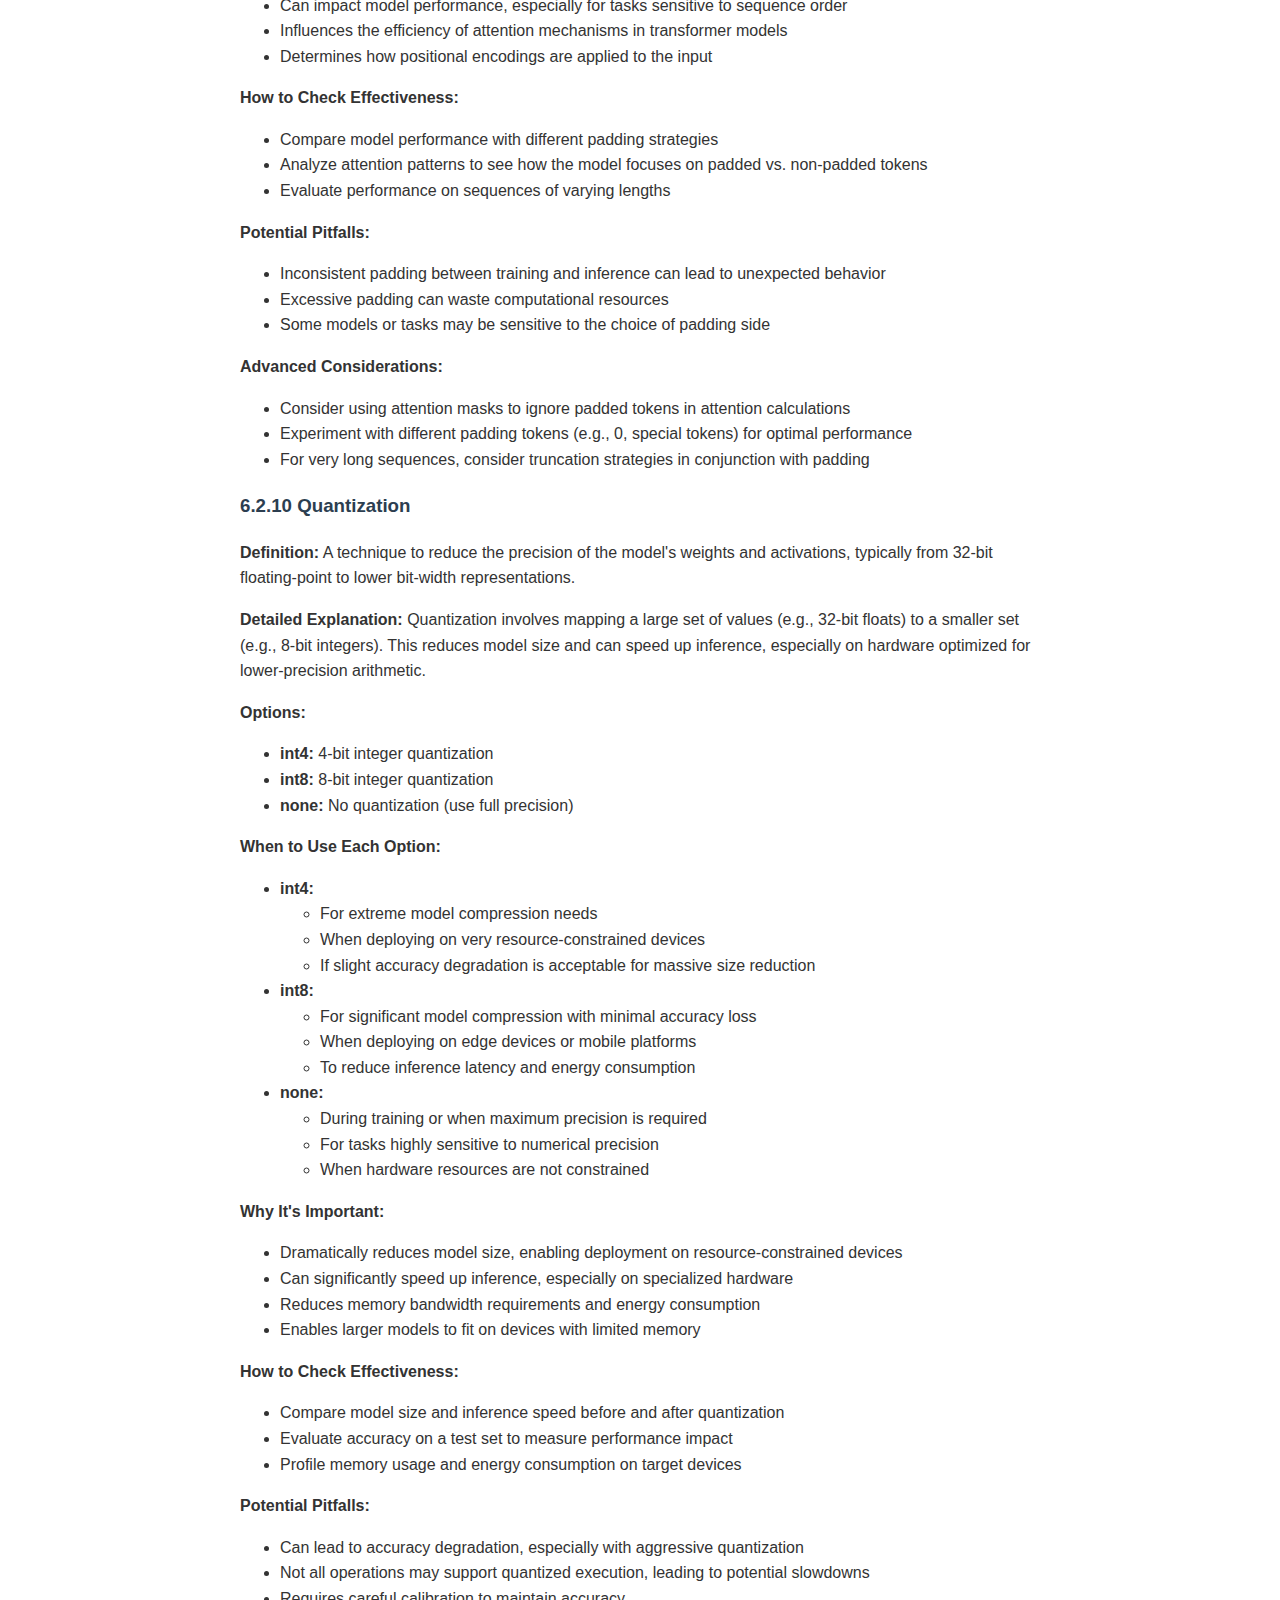
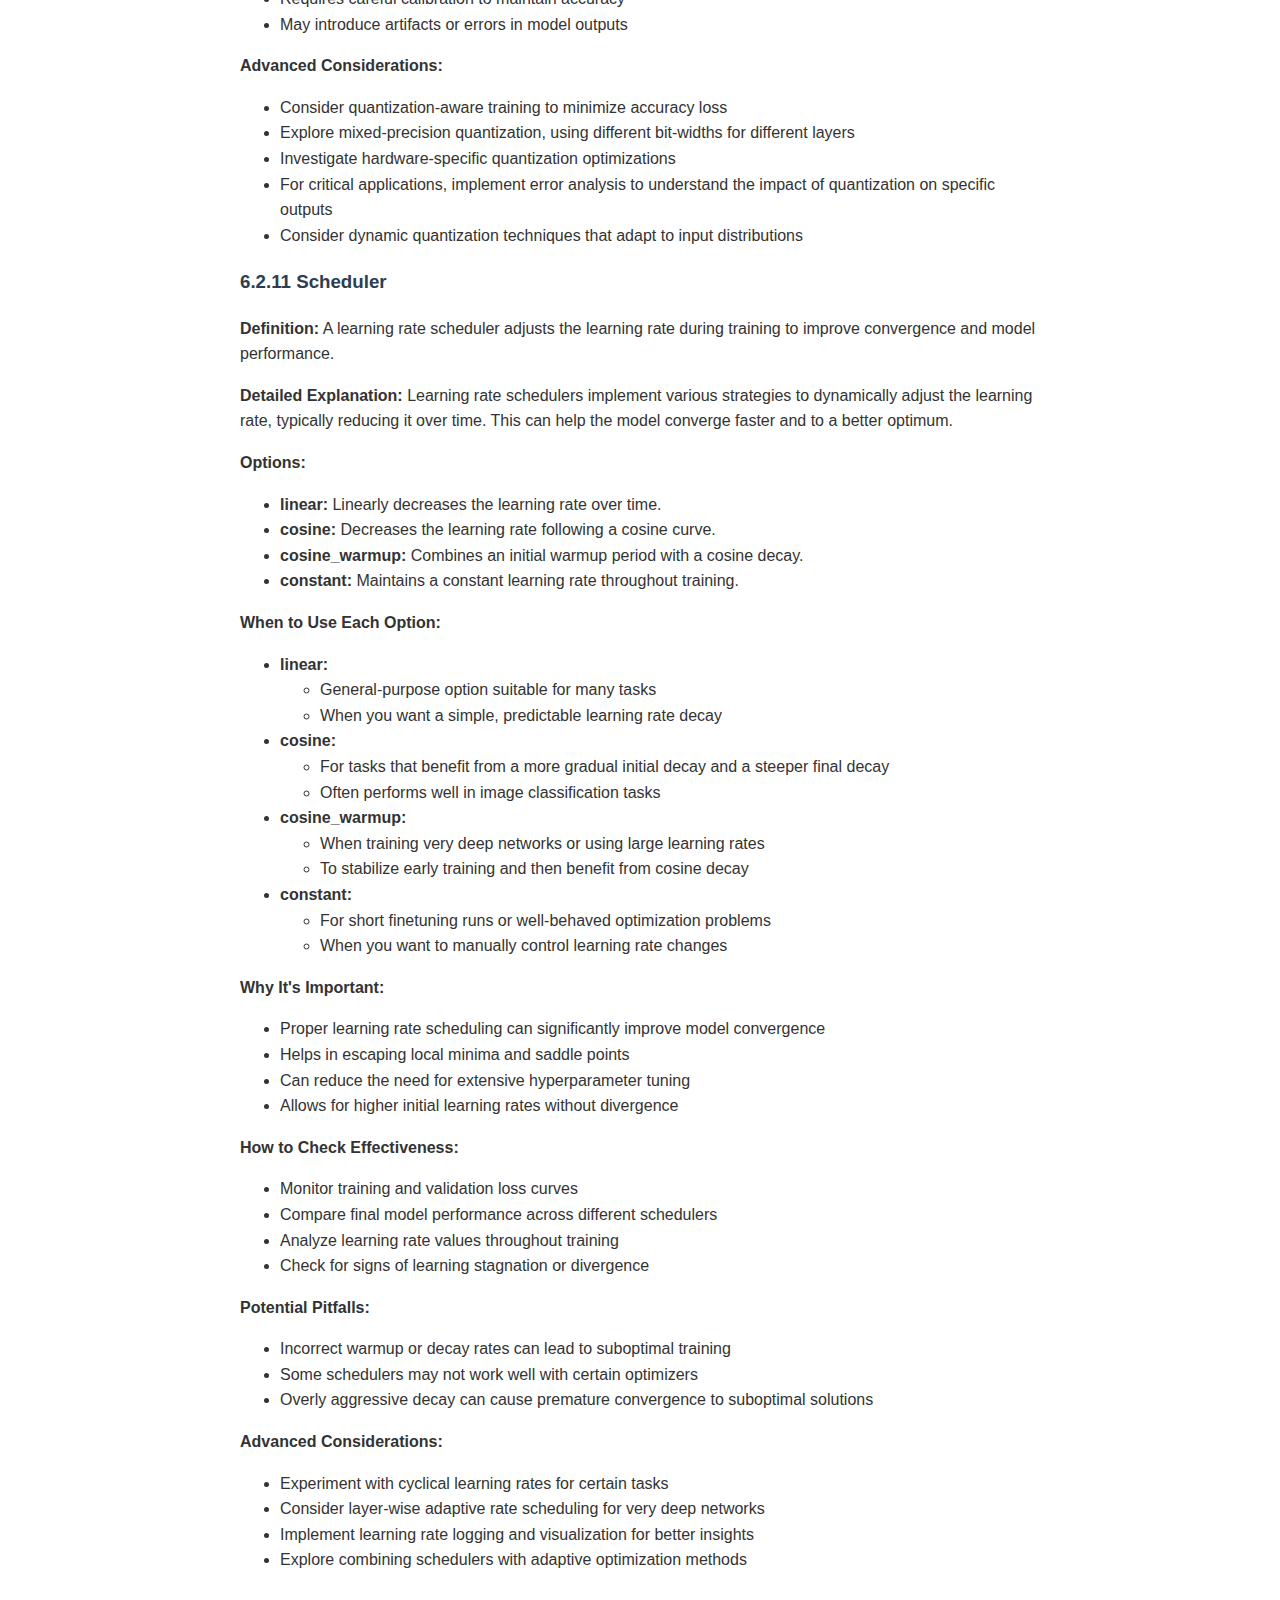
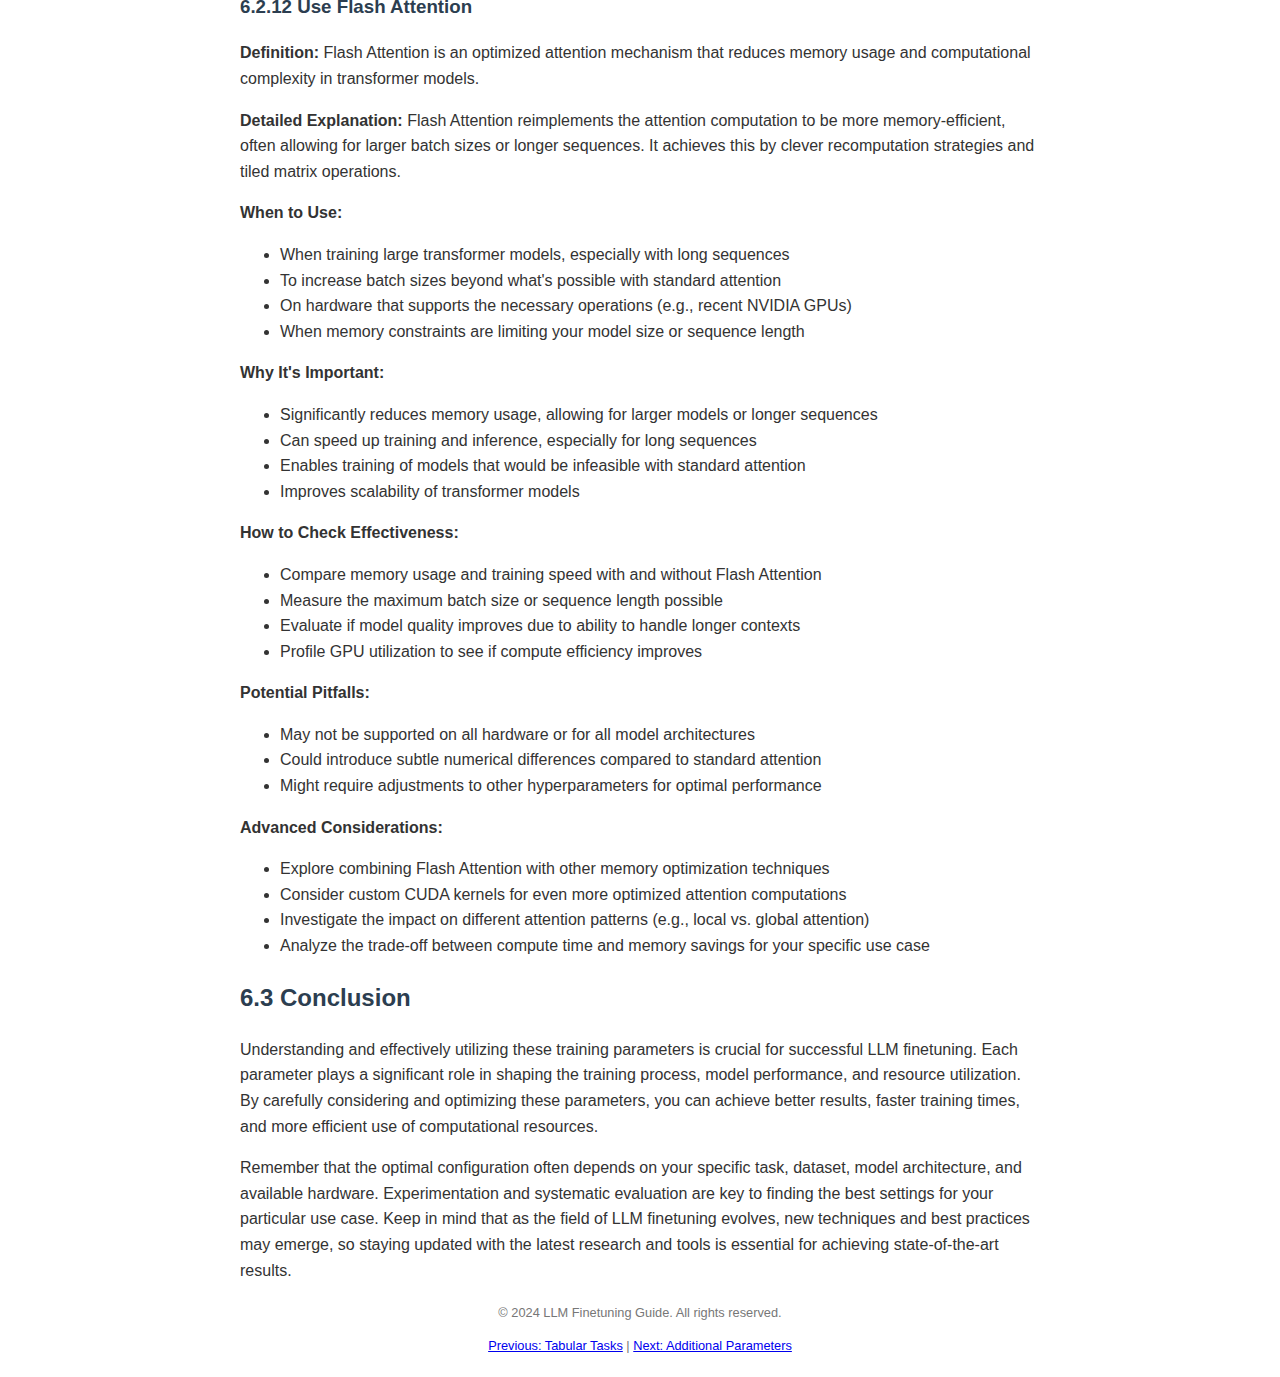
<file: Train/chapter6.html>
<!DOCTYPE html>
<html lang="en">
<head>
    <meta charset="UTF-8">
    <meta name="viewport" content="width=device-width, initial-scale=1.0">
    <title>Chapter 6: Training Parameters Explained (Detailed)</title>
    <link rel="stylesheet" href="style.css">
</head>
<body>
    <header>
        <h1>Chapter 6: Training Parameters Explained (Detailed)</h1>
    </header>
    <nav>
        <ul>
            <li><a href="index.html">Home</a></li>
            <li><a href="chapter1.html">1. Understanding LLM Finetuning</a></li>
            <li><a href="chapter2.html">2. Sentence Transformers</a></li>
            <li><a href="chapter3.html">3. Other Text Tasks</a></li>
            <li><a href="chapter4.html">4. Image Tasks</a></li>
            <li><a href="chapter5.html">5. Tabular Tasks</a></li>
            <li><a href="chapter6.html">6. Training Parameters Explained</a></li>
            <li><a href="chapter7.html">7. Additional Parameters</a></li>
        </ul>
    </nav>
    <main>
        <section>
            <h2>6.1 Introduction to Training Parameters</h2>
            <p>Training parameters are crucial settings that significantly influence the performance, behavior, and efficiency of Large Language Models (LLMs) during the finetuning process. Understanding these parameters in depth is essential for achieving optimal results and making informed decisions throughout the training process.</p>
        </section>
        
        <section>
            <h2>6.2 Detailed Explanation of Training Parameters</h2>
            
            <h3>6.2.1 Auto Find Batch Size</h3>
            <p><strong>Definition:</strong> A feature that automatically determines the optimal batch size for training based on available hardware resources and model architecture.</p>
            <p><strong>Detailed Explanation:</strong> This parameter leverages an iterative process to find the largest batch size that can fit in memory. It starts with a small batch size and gradually increases it until it encounters an out-of-memory error, then selects the last successful batch size.</p>
            <p><strong>When to Use:</strong> 
                <ul>
                    <li>When you're unsure about the memory constraints of your hardware</li>
                    <li>When working with a new model architecture or dataset</li>
                    <li>To optimize resource utilization across different GPU configurations</li>
                </ul>
            </p>
            <p><strong>Why It's Important:</strong> 
                <ul>
                    <li>Maximizes GPU memory utilization</li>
                    <li>Prevents out-of-memory errors during training</li>
                    <li>Optimizes training speed by using the largest possible batch size</li>
                    <li>Adapts to different hardware configurations automatically</li>
                </ul>
            </p>
            <p><strong>How to Check Effectiveness:</strong>
                <ul>
                    <li>Monitor GPU memory usage (should be close to maximum without errors)</li>
                    <li>Compare training speed with manual batch size settings</li>
                    <li>Observe stability of training metrics over time</li>
                </ul>
            </p>
            <p><strong>Potential Pitfalls:</strong>
                <ul>
                    <li>May not always find the truly optimal batch size for learning</li>
                    <li>Could lead to suboptimal convergence if batch size is too large</li>
                    <li>Might not account for memory used by other processes on the same GPU</li>
                </ul>
            </p>
            <p><strong>Advanced Considerations:</strong>
                <ul>
                    <li>Consider using in combination with gradient accumulation for even larger effective batch sizes</li>
                    <li>Be aware that optimal batch size for memory usage may not be optimal for model convergence</li>
                    <li>For multi-GPU setups, ensure it properly distributes across all available devices</li>
                </ul>
            </p>

            <h3>6.2.2 Chat Template</h3>
            <p><strong>Definition:</strong> A predefined format for structuring input and output data when training chat-based models.</p>
            <p><strong>Detailed Explanation:</strong> Chat templates define how conversations are formatted for the model, including how different speakers are denoted, how system messages are incorporated, and how the model's responses should be structured.</p>
            <p><strong>Options:</strong>
                <ul>
                    <li><strong>none:</strong> No specific template is used. Raw text is fed to the model.</li>
                    <li><strong>zephyr:</strong> A template designed for the Zephyr model, which includes specific tokens for different speakers and message types.</li>
                    <li><strong>chatml:</strong> A template based on the ChatML format, which uses XML-like tags to structure conversations.</li>
                    <li><strong>tokenizer:</strong> Uses the model's default tokenizer to handle conversation formatting.</li>
                </ul>
            </p>
            <p><strong>When to Use Each Option:</strong>
                <ul>
                    <li><strong>none:</strong> When your data doesn't follow a specific chat format or for non-conversational tasks.</li>
                    <li><strong>zephyr:</strong> When finetuning models based on or similar to the Zephyr architecture.</li>
                    <li><strong>chatml:</strong> For models trained on or compatible with the ChatML format, often used in OpenAI's models.</li>
                    <li><strong>tokenizer:</strong> When you want to rely on the model's built-in tokenization and formatting.</li>
                </ul>
            </p>
            <p><strong>Why It's Important:</strong>
                <ul>
                    <li>Ensures consistency between training data format and model's expected input</li>
                    <li>Helps the model distinguish between different speakers and message types</li>
                    <li>Can significantly impact the model's ability to generate appropriate responses</li>
                    <li>Facilitates transfer learning from models trained on specific formats</li>
                </ul>
            </p>
            <p><strong>How to Check Effectiveness:</strong>
                <ul>
                    <li>Manually inspect tokenized inputs to ensure correct formatting</li>
                    <li>Compare model performance across different template options</li>
                    <li>Evaluate the quality and coherence of generated responses</li>
                </ul>
            </p>
            <p><strong>Potential Pitfalls:</strong>
                <ul>
                    <li>Using a template incompatible with your model architecture</li>
                    <li>Inconsistency between training and inference templates</li>
                    <li>Overhead in processing time for complex templates</li>
                </ul>
            </p>
            <p><strong>Advanced Considerations:</strong>
                <ul>
                    <li>Custom templates can be created for specific use cases or model architectures</li>
                    <li>Consider the impact of template choice on model size and inference speed</li>
                    <li>Evaluate the trade-off between template complexity and model performance</li>
                </ul>
            </p>

            <h3>6.2.3 Disable Gradient Checkpointing (GC)</h3>
            <p><strong>Definition:</strong> An option to turn off the gradient checkpointing technique, which trades computation for memory savings during backpropagation.</p>
            <p><strong>Detailed Explanation:</strong> Gradient checkpointing works by saving activations at certain layers (checkpoints) and recomputing them during backpropagation, rather than storing all activations. Disabling it means all activations are stored, which uses more memory but can speed up training.</p>
            <p><strong>When to Use:</strong>
                <ul>
                    <li>When you have sufficient GPU memory to store all activations</li>
                    <li>For smaller models or datasets where memory isn't a constraint</li>
                    <li>When training speed is a priority over memory efficiency</li>
                </ul>
            </p>
            <p><strong>Why It's Important:</strong>
                <ul>
                    <li>Can significantly speed up training by avoiding recomputation</li>
                    <li>Simplifies the computational graph, which can be beneficial for certain optimizations</li>
                    <li>Allows for larger batch sizes if memory permits</li>
                </ul>
            </p>
            <p><strong>How to Check Effectiveness:</strong>
                <ul>
                    <li>Compare training speeds with GC enabled vs. disabled</li>
                    <li>Monitor GPU memory usage in both scenarios</li>
                    <li>Evaluate if larger batch sizes are possible with GC disabled</li>
                </ul>
            </p>
            <p><strong>Potential Pitfalls:</strong>
                <ul>
                    <li>Can lead to out-of-memory errors for large models or datasets</li>
                    <li>May not be suitable for multi-GPU training with limited memory per GPU</li>
                    <li>Could limit the maximum model size that can be trained on a given hardware</li>
                </ul>
            </p>
            <p><strong>Advanced Considerations:</strong>
                <ul>
                    <li>Consider using a hybrid approach where GC is selectively applied to certain layers</li>
                    <li>Evaluate the trade-off between training speed and maximum model size</li>
                    <li>For very large models, keeping GC enabled might be the only feasible option</li>
                </ul>
            </p>

            <h3>6.2.4 Evaluation Strategy</h3>
            <p><strong>Definition:</strong> Determines how and when the model's performance is evaluated during the training process.</p>
            <p><strong>Detailed Explanation:</strong> The evaluation strategy defines the frequency and timing of model evaluation on a validation set. This is crucial for monitoring training progress, detecting overfitting, and implementing early stopping.</p>
            <p><strong>Options:</strong>
                <ul>
                    <li><strong>epoch:</strong> Evaluate the model at the end of each epoch (one full pass through the training data).</li>
                    <li><strong>steps:</strong> Evaluate the model after a specified number of training steps (batches).</li>
                </ul>
            </p>
            <p><strong>When to Use Each Option:</strong>
                <ul>
                    <li><strong>epoch:</strong> 
                        <ul>
                            <li>For smaller datasets where epochs don't take too long</li>
                            <li>When you want a consistent evaluation schedule relative to data size</li>
                            <li>If your metric calculations are computationally expensive</li>
                        </ul>
                    </li>
                    <li><strong>steps:</strong>
                        <ul>
                            <li>For larger datasets where epochs are very long</li>
                            <li>When you need more frequent evaluations</li>
                            <li>If you're using a dynamic learning rate scheduler</li>
                        </ul>
                    </li>
                </ul>
            </p>
            <p><strong>Why It's Important:</strong>
                <ul>
                    <li>Allows for timely detection of overfitting or underfitting</li>
                    <li>Enables implementation of early stopping to prevent overtraining</li>
                    <li>Provides regular checkpoints for model performance</li>
                    <li>Helps in adjusting hyperparameters during training</li>
                </ul>
            </p>
            <p><strong>How to Check Effectiveness:</strong>
                <ul>
                    <li>Monitor validation metrics over time</li>
                    <li>Compare training and validation performance curves</li>
                    <li>Assess the trade-off between evaluation frequency and training speed</li>
                </ul>
            </p>
            <p><strong>Potential Pitfalls:</strong>
                <ul>
                    <li>Too frequent evaluation can significantly slow down training</li>
                    <li>Too infrequent evaluation might miss important model behavior</li>
                    <li>Epoch-based evaluation might be too infrequent for very large datasets</li>
                </ul>
            </p>
            <p><strong>Advanced Considerations:</strong>
                <ul>
                    <li>Consider implementing a mixed strategy (e.g., every N steps and at the end of each epoch)</li>
                    <li>Use evaluation results to dynamically adjust learning rates or other parameters</li>
                    <li>For very large models, consider evaluating on a subset of the validation data to save time</li>
                </ul>
            </p>

            <h3>6.2.5 Merge Adapter</h3>
            <p><strong>Definition:</strong> An option to combine adapter weights with the main model weights during or after training.</p>
            <p><strong>Detailed Explanation:</strong> Adapters are lightweight modules added to pre-trained models for efficient finetuning. Merging adapters involves integrating these specialized weights into the main model architecture, potentially improving inference speed and simplifying deployment.</p>
            <p><strong>When to Use:</strong>
                <ul>
                    <li>After finetuning with adapter-based methods (e.g., LoRA, AdapterFusion)</li>
                    <li>When deploying models where adapter switching is not needed</li>
                    <li>To simplify the model architecture for inference</li>
                </ul>
            </p>
            <p><strong>Why It's Important:</strong>
                <ul>
                    <li>Can improve inference speed by eliminating the need for separate adapter computations</li>
                    <li>Simplifies model deployment and management</li>
                    <li>Allows for the benefits of adapter-based training with the simplicity of a unified model</li>
                    <li>Can potentially improve model performance by fully integrating adapter knowledge</li>
                </ul>
            </p>
            <p><strong>How to Check Effectiveness:</strong>
                <ul>
                    <li>Compare inference speed before and after merging</li>
                    <li>Evaluate model performance to ensure no degradation after merging</li>
                    <li>Measure model size and memory footprint</li>
                </ul>
            </p>
            <p><strong>Potential Pitfalls:</strong>
                <ul>
                    <li>May increase the overall model size compared to keeping adapters separate</li>
                    <li>Could lead to performance degradation if not done carefully</li>
                    <li>Loses the flexibility of swapping different adapters for different tasks</li>
                </ul>
            </p>
            <p><strong>Advanced Considerations:</strong>
                <ul>
                    <li>Consider partial merging for multi-task models where some adapters need to remain separate</li>
                    <li>Evaluate the trade-off between merged model size and inference speed</li>
                    <li>Implement a validation step after merging to ensure model integrity</li>
                </ul>
            </p>

            <h3>6.2.6 Mixed Precision</h3>
            <p><strong>Definition:</strong> A technique that uses a mix of different numerical precisions (typically float16 or bfloat16 along with float32) during model training to improve performance and reduce memory usage.</p>
            <p><strong>Detailed Explanation:</strong> Mixed precision leverages lower precision formats for certain operations to speed up computation and reduce memory footprint, while maintaining float32 precision for critical operations to ensure training stability.</p>
            <p><strong>Options:</strong>
                <ul>
                    <li><strong>fp16:</strong> Uses 16-bit floating-point precision (half-precision).</li>
                    <li><strong>bf16:</strong> Uses 16-bit brain floating-point precision, which has a different distribution of bits compared to fp16.</li>
            <li><strong>none:</strong> Uses full precision (typically float32) for all operations.</li>
        </ul>
    </p>
    <p><strong>When to Use Each Option:</strong>
        <ul>
            <li><strong>fp16:</strong>
                <ul>
                    <li>On NVIDIA GPUs that support it (Volta, Turing, Ampere architectures and newer)</li>
                    <li>When you need to maximize memory savings and speed</li>
                    <li>For tasks that don't involve extreme value ranges</li>
                </ul>
            </li>
            <li><strong>bf16:</strong>
                <ul>
                    <li>On hardware that supports it (e.g., NVIDIA Ampere, Intel CPUs with AVX512-BF16)</li>
                    <li>When dealing with a wide range of values or gradients</li>
                    <li>If you encounter numerical stability issues with fp16</li>
                </ul>
            </li>
            <li><strong>none:</strong>
                <ul>
                    <li>When maximum precision is required</li>
                    <li>If you encounter unexplained issues with mixed precision training</li>
                    <li>On hardware that doesn't support mixed precision well</li>
                </ul>
            </li>
        </ul>
    </p>
    <p><strong>Why It's Important:</strong>
        <ul>
            <li>Significantly reduces memory usage, allowing for larger models or batch sizes</li>
            <li>Can substantially speed up training, especially on modern GPUs</li>
            <li>Enables training of larger models on limited hardware</li>
            <li>Can improve distributed training efficiency</li>
        </ul>
    </p>
    <p><strong>How to Check Effectiveness:</strong>
        <ul>
            <li>Compare training speed and memory usage across different precision options</li>
            <li>Monitor for any loss of accuracy or training instability</li>
            <li>Check if larger batch sizes or model sizes are possible with mixed precision</li>
        </ul>
    </p>
    <p><strong>Potential Pitfalls:</strong>
        <ul>
            <li>Can lead to numerical instability if not properly implemented</li>
            <li>May require adjustments to learning rates or other hyperparameters</li>
            <li>Not all operations benefit from or support lower precision</li>
        </ul>
    </p>
    <p><strong>Advanced Considerations:</strong>
        <ul>
            <li>Use dynamic loss scaling to prevent underflow in fp16</li>
            <li>Consider custom mixed precision policies for different parts of your model</li>
            <li>Be aware of hardware-specific optimizations for different precision types</li>
        </ul>
    </p>

    <h3>6.2.7 Optimizer</h3>
    <p><strong>Definition:</strong> The algorithm used to update the model's parameters based on the computed gradients during training.</p>
    <p><strong>Detailed Explanation:</strong> Optimizers play a crucial role in determining how the model learns from the training data. They implement different strategies for adjusting the model's weights to minimize the loss function.</p>
    <p><strong>Options:</strong>
        <ul>
            <li><strong>adamw_torch:</strong> AdamW optimizer implemented in PyTorch.</li>
            <li><strong>adamw:</strong> AdamW optimizer (could be a custom implementation).</li>
            <li><strong>adam:</strong> Original Adam optimizer.</li>
            <li><strong>sgd:</strong> Stochastic Gradient Descent optimizer.</li>
        </ul>
    </p>
    <p><strong>When to Use Each Option:</strong>
        <ul>
            <li><strong>adamw_torch and adamw:</strong>
                <ul>
                    <li>For most deep learning tasks, especially with large models</li>
                    <li>When you want adaptive learning rates with proper weight decay</li>
                    <li>If you're dealing with sparse gradients or noisy data</li>
                </ul>
            </li>
            <li><strong>adam:</strong>
                <ul>
                    <li>Similar use cases to AdamW, but when you don't need weight decay</li>
                    <li>For tasks where AdamW might be overfitting</li>
                </ul>
            </li>
            <li><strong>sgd:</strong>
                <ul>
                    <li>For simpler models or well-behaved optimization landscapes</li>
                    <li>When you want more control over the learning process</li>
                    <li>If other optimizers are leading to overfitting</li>
                </ul>
            </li>
        </ul>
    </p>
    <p><strong>Why It's Important:</strong>
        <ul>
            <li>Greatly affects the convergence speed and final performance of the model</li>
            <li>Different optimizers can lead to different generalization properties</li>
            <li>Can impact the model's ability to escape local minima and saddle points</li>
            <li>Influences the choice of other hyperparameters like learning rate</li>
        </ul>
    </p>
    <p><strong>How to Check Effectiveness:</strong>
        <ul>
            <li>Compare convergence speed and final performance across different optimizers</li>
            <li>Monitor training and validation loss curves</li>
            <li>Evaluate generalization performance on held-out test sets</li>
        </ul>
    </p>
    <p><strong>Potential Pitfalls:</strong>
        <ul>
            <li>Different optimizers may require different learning rates and other hyperparameters</li>
            <li>Some optimizers may be more prone to overfitting in certain scenarios</li>
            <li>Adaptive methods like Adam might converge to different solutions than SGD</li>
        </ul>
    </p>
    <p><strong>Advanced Considerations:</strong>
        <ul>
            <li>Consider learning rate scheduling in conjunction with optimizer choice</li>
            <li>Experiment with newer optimizers like RAdam, AdaBelief, or Lamb for specific tasks</li>
            <li>Be aware of the interaction between optimizer choice and batch size</li>
        </ul>
    </p>

    <h3>6.2.8 PEFT/LoRA</h3>
    <p><strong>Definition:</strong> Parameter-Efficient Fine-Tuning (PEFT) and Low-Rank Adaptation (LoRA) are techniques for adapting pre-trained models with a small number of trainable parameters.</p>
    <p><strong>Detailed Explanation:</strong> PEFT and LoRA allow for efficient finetuning of large models by adding small, trainable modules or matrices to the model, rather than updating all parameters. This significantly reduces the number of parameters that need to be trained and stored.</p>
    <p><strong>When to Use:</strong>
        <ul>
            <li>When finetuning very large models with limited computational resources</li>
            <li>For rapid adaptation to new tasks or domains</li>
            <li>When you want to maintain multiple task-specific adaptations of a base model</li>
            <li>To reduce the risk of catastrophic forgetting during finetuning</li>
        </ul>
    </p>
    <p><strong>Why It's Important:</strong>
        <ul>
            <li>Dramatically reduces the memory and computation required for finetuning</li>
            <li>Allows for more efficient multi-task learning and model personalization</li>
            <li>Enables finetuning of models that would be too large to finetune conventionally</li>
            <li>Can lead to faster convergence on new tasks</li>
        </ul>
    </p>
    <p><strong>How to Check Effectiveness:</strong>
        <ul>
            <li>Compare performance against full finetuning on the target task</li>
            <li>Measure the reduction in trainable parameters and memory usage</li>
            <li>Evaluate training speed and convergence rate</li>
            <li>Assess the model's performance on the original pre-training tasks to check for forgetting</li>
        </ul>
    </p>
    <p><strong>Potential Pitfalls:</strong>
        <ul>
            <li>May not capture all task-specific information for very different or complex tasks</li>
            <li>Requires careful tuning of PEFT/LoRA-specific hyperparameters</li>
            <li>Can be less effective for smaller models where full finetuning is feasible</li>
        </ul>
    </p>
    <p><strong>Advanced Considerations:</strong>
        <ul>
            <li>Experiment with different LoRA ranks to balance efficiency and performance</li>
            <li>Consider combining PEFT/LoRA with other techniques like quantization for further efficiency</li>
            <li>Explore task-specific adapter designs for optimal performance</li>
        </ul>
    </p>

    <h3>6.2.9 Padding Side</h3>
    <p><strong>Definition:</strong> Specifies which side of the input sequence should be padded when inputs need to be extended to a fixed length.</p>
    <p><strong>Detailed Explanation:</strong> In natural language processing tasks, input sequences often need to be of uniform length for batch processing. Padding involves adding dummy tokens to shorter sequences to match the length of the longest sequence in the batch.</p>
    <p><strong>Options:</strong>
        <ul>
            <li><strong>right:</strong> Pad sequences on the right side (end of the sequence).</li>
            <li><strong>left:</strong> Pad sequences on the left side (beginning of the sequence).</li>
            <li><strong>none:</strong> No padding is applied (not typically used in batch processing).</li>
        </ul>
    </p>
    <p><strong>When to Use Each Option:</strong>
        <ul>
            <li><strong>right:</strong>
                <ul>
                    <li>Most common for many NLP tasks</li>
                    <li>When the beginning of the sequence is more important (e.g., classification tasks)</li>
                    <li>For models that process sequences left-to-right</li>
                </ul>
            </li>
            <li><strong>left:</strong>
                <ul>
                    <li>When the end of the sequence is more important (e.g., some question-answering tasks)</li>
                    <li>For right-to-left languages or specific model architectures</li>
                </ul>
            </li>
            <li><strong>none:</strong>
                <ul>
                    <li>When using dynamic computation graphs that can handle variable-length sequences</li>
                    <li>For certain custom preprocessing pipelines</li>
                </ul>
            </li>
        </ul>
    </p>
    <p><strong>Why It's Important:</strong>
        <ul>
            <li>Affects how the model processes and attends to different parts of the input</li>
            <li>Can impact model performance, especially for tasks sensitive to sequence order</li>
            <li>Influences the efficiency of attention mechanisms in transformer models</li>
            <li>Determines how positional encodings are applied to the input</li>
        </ul>
    </p>
    <p><strong>How to Check Effectiveness:</strong>
        <ul>
            <li>Compare model performance with different padding strategies</li>
            <li>Analyze attention patterns to see how the model focuses on padded vs. non-padded tokens</li>
            <li>Evaluate performance on sequences of varying lengths</li>
        </ul>
    </p>
    <p><strong>Potential Pitfalls:</strong>
        <ul>
            <li>Inconsistent padding between training and inference can lead to unexpected behavior</li>
            <li>Excessive padding can waste computational resources</li>
            <li>Some models or tasks may be sensitive to the choice of padding side</li>
        </ul>
    </p>
    <p><strong>Advanced Considerations:</strong>
        <ul>
            <li>Consider using attention masks to ignore padded tokens in attention calculations</li>
            <li>Experiment with different padding tokens (e.g., 0, special tokens) for optimal performance</li>
            <li>For very long sequences, consider truncation strategies in conjunction with padding</li>
        </ul>
    </p>

    <h3>6.2.10 Quantization</h3>
    <p><strong>Definition:</strong> A technique to reduce the precision of the model's weights and activations, typically from 32-bit floating-point to lower bit-width representations.</p>
    <p><strong>Detailed Explanation:</strong> Quantization involves mapping a large set of values (e.g., 32-bit floats) to a smaller set (e.g., 8-bit integers). This reduces model size and can speed up inference, especially on hardware optimized for lower-precision arithmetic.</p>
    <p><strong>Options:</strong>
        <ul>
            <li><strong>int4:</strong> 4-bit integer quantization</li>
            <li><strong>int8:</strong> 8-bit integer quantization</li>
            <li><strong>none:</strong> No quantization (use full precision)</li>
        </ul>
    </p>
    <p><strong>When to Use Each Option:</strong>
        <ul>
            <li><strong>int4:</strong>
                <ul>
                    <li>For extreme model compression needs</li>
                    <li>When deploying on very resource-constrained devices</li>
                    <li>If slight accuracy degradation is acceptable for massive size reduction</li>
                </ul>
            </li>
            <li><strong>int8:</strong>
                <ul>
                    <li>For significant model compression with minimal accuracy loss</li>
                    <li>When deploying on edge devices or mobile platforms</li>
                    <li>To reduce inference latency and energy consumption</li>
                </ul>
            </li>
            <li><strong>none:</strong>
                <ul>
                    <li>During training or when maximum precision is required</li>
                    <li>For tasks highly sensitive to numerical precision</li>
                    <li>When hardware resources are not constrained</li>
                </ul>
            </li>
        </ul>
    </p>
    <p><strong>Why It's Important:</strong>
        <ul>
            <li>Dramatically reduces model size, enabling deployment on resource-constrained devices</li>
            <li>Can significantly speed up inference, especially on specialized hardware</li>
            <li>Reduces memory bandwidth requirements and energy consumption</li>
            <li>Enables larger models to fit on devices with limited memory</li>
        </ul>
    </p>
    <p><strong>How to Check Effectiveness:</strong>
        <ul>
            <li>Compare model size and inference speed before and after quantization</li>
            <li>Evaluate accuracy on a test set to measure performance impact</li>
            <li>Profile memory usage and energy consumption on target devices</li>
        </ul>
    </p>
    <p><strong>Potential Pitfalls:</strong>
        <ul>
            <li>Can lead to accuracy degradation, especially with aggressive quantization</li>
            <li>Not all operations may support quantized execution, leading to potential slowdowns</li>
            <li>Requires careful calibration to maintain accuracy</li>
            <li>May introduce artifacts or errors in model outputs</li>
        </ul>
    </p>
    <p><strong>Advanced Considerations:</strong>
        <ul>
            <li>Consider quantization-aware training to minimize accuracy loss</li>
            <li>Explore mixed-precision quantization, using different bit-widths for different layers</li>
            <li>Investigate hardware-specific quantization optimizations</li>
            <li>For critical applications, implement error analysis to understand the impact of quantization on specific outputs</li>
            <li>Consider dynamic quantization techniques that adapt to input distributions</li>
        </ul>
    </p>

    <h3>6.2.11 Scheduler</h3>
    <p><strong>Definition:</strong> A learning rate scheduler adjusts the learning rate during training to improve convergence and model performance.</p>
    <p><strong>Detailed Explanation:</strong> Learning rate schedulers implement various strategies to dynamically adjust the learning rate, typically reducing it over time. This can help the model converge faster and to a better optimum.</p>
    <p><strong>Options:</strong>
        <ul>
            <li><strong>linear:</strong> Linearly decreases the learning rate over time.</li>
            <li><strong>cosine:</strong> Decreases the learning rate following a cosine curve.</li>
            <li><strong>cosine_warmup:</strong> Combines an initial warmup period with a cosine decay.</li>
            <li><strong>constant:</strong> Maintains a constant learning rate throughout training.</li>
        </ul>
    </p>
    <p><strong>When to Use Each Option:</strong>
        <ul>
            <li><strong>linear:</strong>
                <ul>
                    <li>General-purpose option suitable for many tasks</li>
                    <li>When you want a simple, predictable learning rate decay</li>
                </ul>
            </li>
            <li><strong>cosine:</strong>
                <ul>
                    <li>For tasks that benefit from a more gradual initial decay and a steeper final decay</li>
                    <li>Often performs well in image classification tasks</li>
                </ul>
            </li>
            <li><strong>cosine_warmup:</strong>
                <ul>
                    <li>When training very deep networks or using large learning rates</li>
                    <li>To stabilize early training and then benefit from cosine decay</li>
                </ul>
            </li>
            <li><strong>constant:</strong>
                <ul>
                    <li>For short finetuning runs or well-behaved optimization problems</li>
                    <li>When you want to manually control learning rate changes</li>
                </ul>
            </li>
        </ul>
    </p>
    <p><strong>Why It's Important:</strong>
        <ul>
            <li>Proper learning rate scheduling can significantly improve model convergence</li>
            <li>Helps in escaping local minima and saddle points</li>
            <li>Can reduce the need for extensive hyperparameter tuning</li>
            <li>Allows for higher initial learning rates without divergence</li>
        </ul>
    </p>
    <p><strong>How to Check Effectiveness:</strong>
        <ul>
            <li>Monitor training and validation loss curves</li>
            <li>Compare final model performance across different schedulers</li>
            <li>Analyze learning rate values throughout training</li>
            <li>Check for signs of learning stagnation or divergence</li>
        </ul>
    </p>
    <p><strong>Potential Pitfalls:</strong>
        <ul>
            <li>Incorrect warmup or decay rates can lead to suboptimal training</li>
            <li>Some schedulers may not work well with certain optimizers</li>
            <li>Overly aggressive decay can cause premature convergence to suboptimal solutions</li>
        </ul>
    </p>
    <p><strong>Advanced Considerations:</strong>
        <ul>
            <li>Experiment with cyclical learning rates for certain tasks</li>
            <li>Consider layer-wise adaptive rate scheduling for very deep networks</li>
            <li>Implement learning rate logging and visualization for better insights</li>
            <li>Explore combining schedulers with adaptive optimization methods</li>
        </ul>
    </p>

    <h3>6.2.12 Use Flash Attention</h3>
    <p><strong>Definition:</strong> Flash Attention is an optimized attention mechanism that reduces memory usage and computational complexity in transformer models.</p>
    <p><strong>Detailed Explanation:</strong> Flash Attention reimplements the attention computation to be more memory-efficient, often allowing for larger batch sizes or longer sequences. It achieves this by clever recomputation strategies and tiled matrix operations.</p>
    <p><strong>When to Use:</strong>
        <ul>
            <li>When training large transformer models, especially with long sequences</li>
            <li>To increase batch sizes beyond what's possible with standard attention</li>
            <li>On hardware that supports the necessary operations (e.g., recent NVIDIA GPUs)</li>
            <li>When memory constraints are limiting your model size or sequence length</li>
        </ul>
    </p>
    <p><strong>Why It's Important:</strong>
        <ul>
            <li>Significantly reduces memory usage, allowing for larger models or longer sequences</li>
            <li>Can speed up training and inference, especially for long sequences</li>
            <li>Enables training of models that would be infeasible with standard attention</li>
            <li>Improves scalability of transformer models</li>
        </ul>
    </p>
    <p><strong>How to Check Effectiveness:</strong>
        <ul>
            <li>Compare memory usage and training speed with and without Flash Attention</li>
            <li>Measure the maximum batch size or sequence length possible</li>
            <li>Evaluate if model quality improves due to ability to handle longer contexts</li>
            <li>Profile GPU utilization to see if compute efficiency improves</li>
        </ul>
    </p>
    <p><strong>Potential Pitfalls:</strong>
        <ul>
            <li>May not be supported on all hardware or for all model architectures</li>
            <li>Could introduce subtle numerical differences compared to standard attention</li>
            <li>Might require adjustments to other hyperparameters for optimal performance</li>
        </ul>
    </p>
    <p><strong>Advanced Considerations:</strong>
        <ul>
            <li>Explore combining Flash Attention with other memory optimization techniques</li>
            <li>Consider custom CUDA kernels for even more optimized attention computations</li>
            <li>Investigate the impact on different attention patterns (e.g., local vs. global attention)</li>
            <li>Analyze the trade-off between compute time and memory savings for your specific use case</li>
        </ul>
    </p>

    <h2>6.3 Conclusion</h2>
    <p>Understanding and effectively utilizing these training parameters is crucial for successful LLM finetuning. Each parameter plays a significant role in shaping the training process, model performance, and resource utilization. By carefully considering and optimizing these parameters, you can achieve better results, faster training times, and more efficient use of computational resources.</p>

    <p>Remember that the optimal configuration often depends on your specific task, dataset, model architecture, and available hardware. Experimentation and systematic evaluation are key to finding the best settings for your particular use case. Keep in mind that as the field of LLM finetuning evolves, new techniques and best practices may emerge, so staying updated with the latest research and tools is essential for achieving state-of-the-art results.</p>

    </main>
    <footer>
        <p>&copy; 2024 LLM Finetuning Guide. All rights reserved.</p>
        <nav>
            <a href="chapter5.html">Previous: Tabular Tasks</a> | 
            <a href="chapter7.html">Next: Additional Parameters</a>
        </nav>
    </footer>
</body>
</html>
</file>
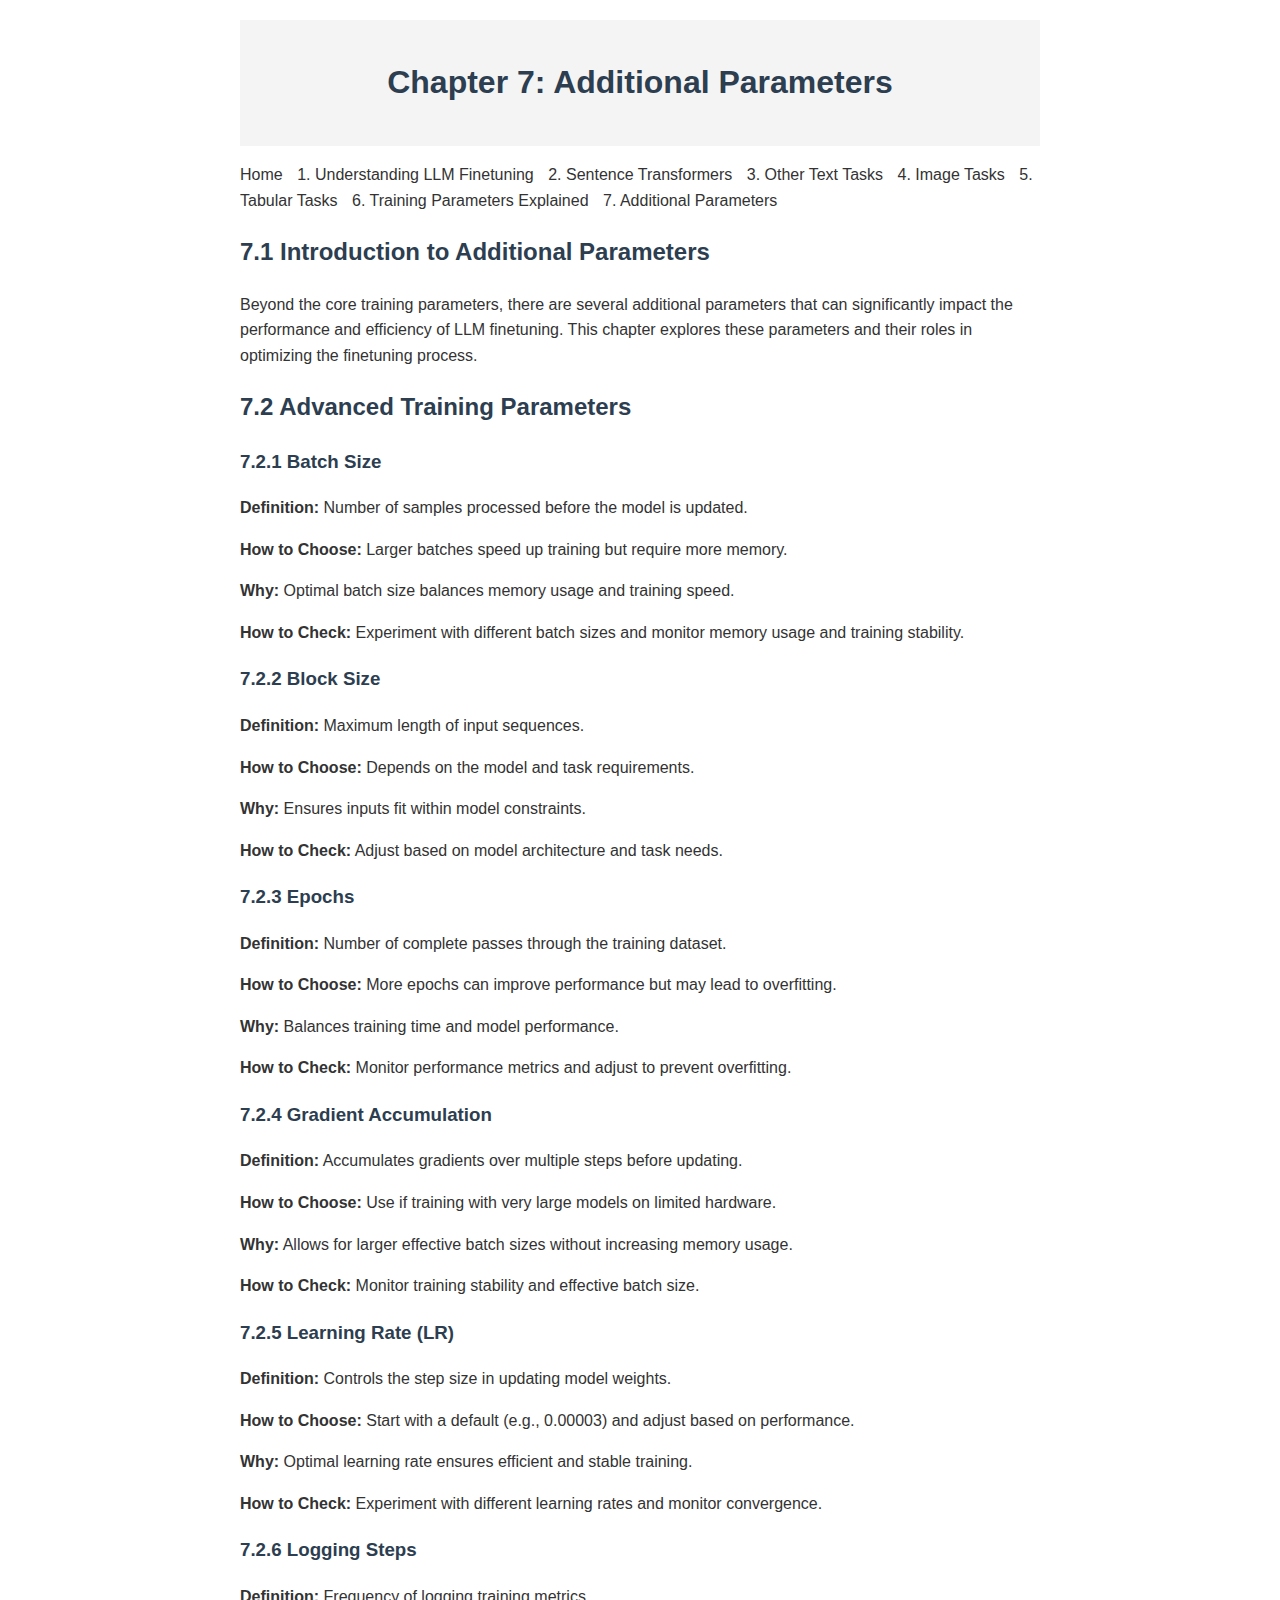
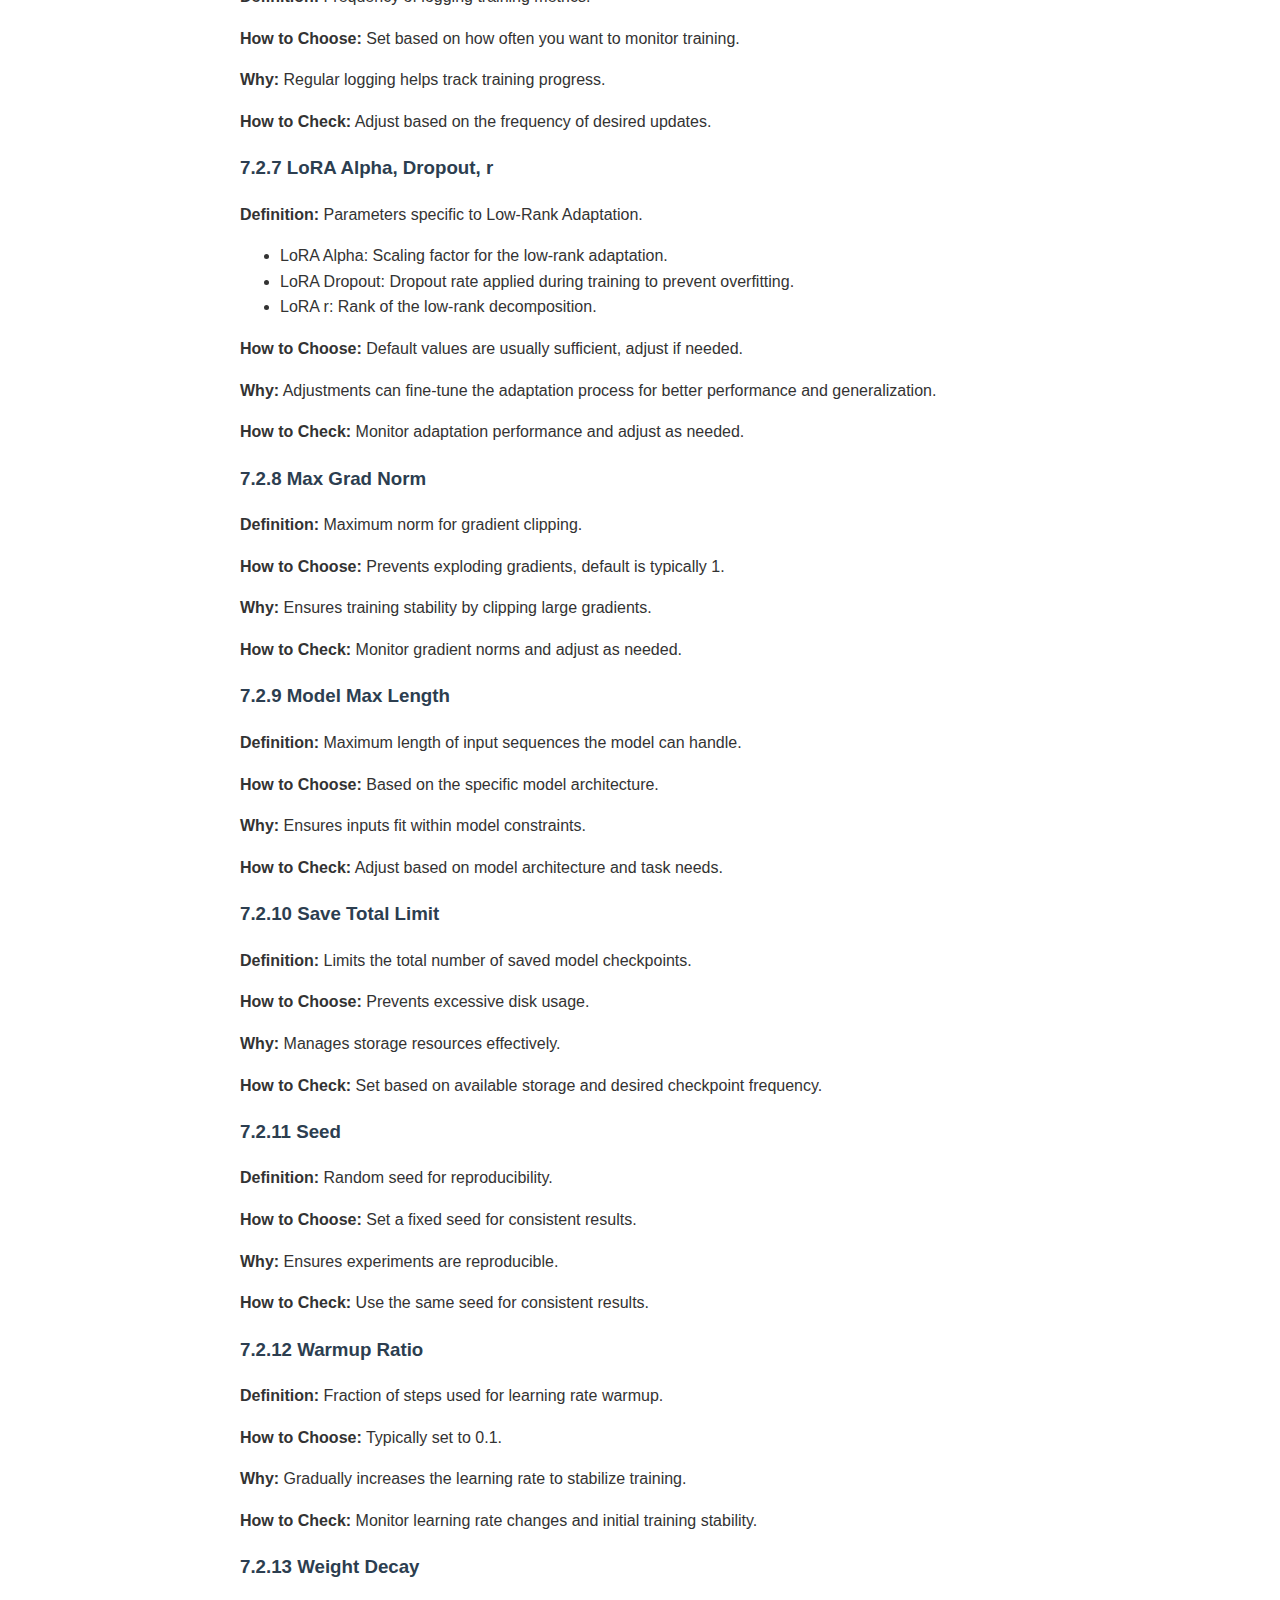
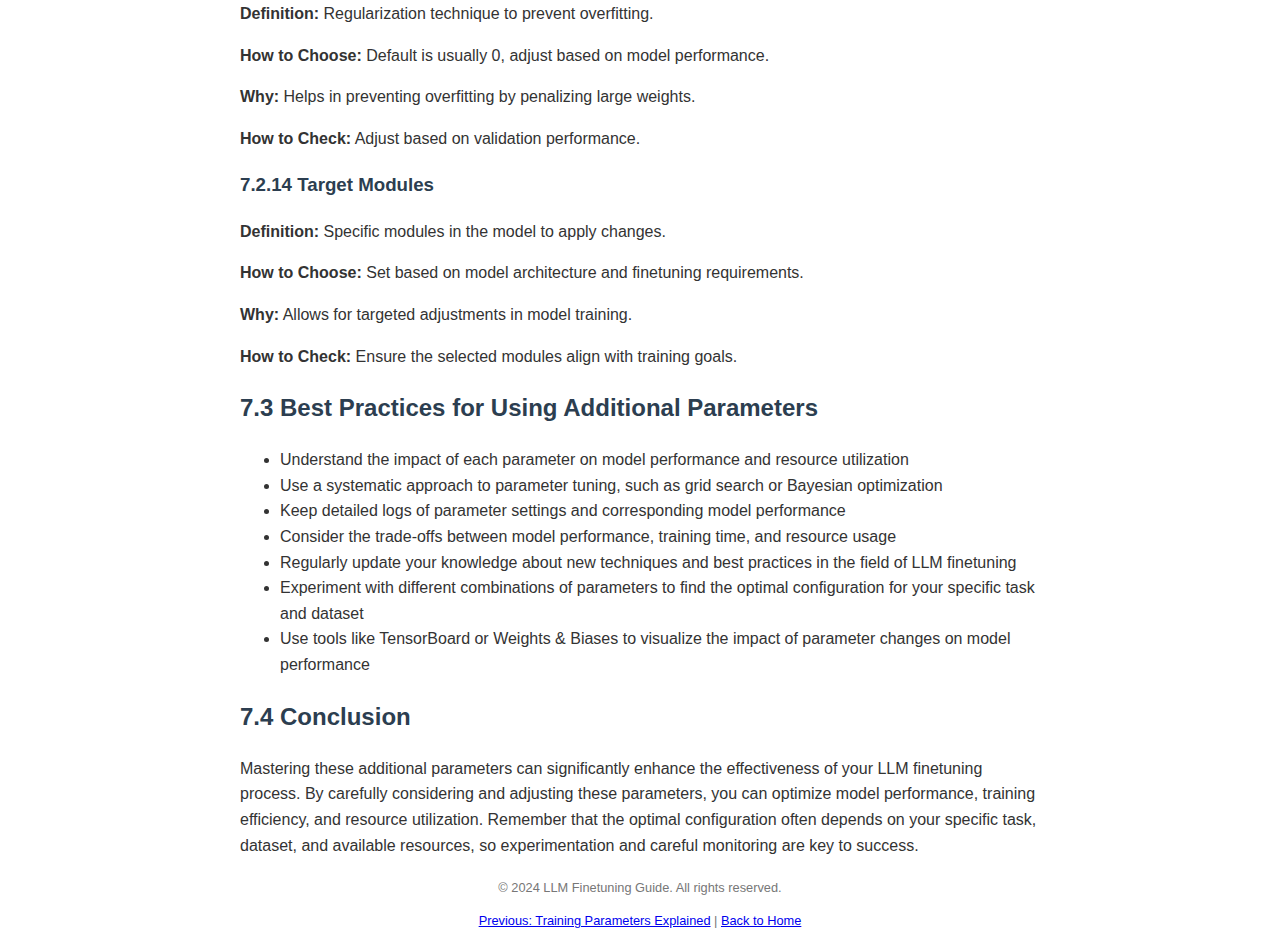
<file: Train/chapter7.html>
<!DOCTYPE html>
<html lang="en">
<head>
    <meta charset="UTF-8">
    <meta name="viewport" content="width=device-width, initial-scale=1.0">
    <title>Chapter 7: Additional Parameters</title>
    <link rel="stylesheet" href="style.css">
</head>
<body>
    <header>
        <h1>Chapter 7: Additional Parameters</h1>
    </header>
    <nav>
        <ul>
            <li><a href="index.html">Home</a></li>
            <li><a href="chapter1.html">1. Understanding LLM Finetuning</a></li>
            <li><a href="chapter2.html">2. Sentence Transformers</a></li>
            <li><a href="chapter3.html">3. Other Text Tasks</a></li>
            <li><a href="chapter4.html">4. Image Tasks</a></li>
            <li><a href="chapter5.html">5. Tabular Tasks</a></li>
            <li><a href="chapter6.html">6. Training Parameters Explained</a></li>
            <li><a href="chapter7.html">7. Additional Parameters</a></li>
        </ul>
    </nav>
    <main>
        <section>
            <h2>7.1 Introduction to Additional Parameters</h2>
            <p>Beyond the core training parameters, there are several additional parameters that can significantly impact the performance and efficiency of LLM finetuning. This chapter explores these parameters and their roles in optimizing the finetuning process.</p>
        </section>
        
        <section>
            <h2>7.2 Advanced Training Parameters</h2>
            
            <h3>7.2.1 Batch Size</h3>
            <p><strong>Definition:</strong> Number of samples processed before the model is updated.</p>
            <p><strong>How to Choose:</strong> Larger batches speed up training but require more memory.</p>
            <p><strong>Why:</strong> Optimal batch size balances memory usage and training speed.</p>
            <p><strong>How to Check:</strong> Experiment with different batch sizes and monitor memory usage and training stability.</p>

            <h3>7.2.2 Block Size</h3>
            <p><strong>Definition:</strong> Maximum length of input sequences.</p>
            <p><strong>How to Choose:</strong> Depends on the model and task requirements.</p>
            <p><strong>Why:</strong> Ensures inputs fit within model constraints.</p>
            <p><strong>How to Check:</strong> Adjust based on model architecture and task needs.</p>

            <h3>7.2.3 Epochs</h3>
            <p><strong>Definition:</strong> Number of complete passes through the training dataset.</p>
            <p><strong>How to Choose:</strong> More epochs can improve performance but may lead to overfitting.</p>
            <p><strong>Why:</strong> Balances training time and model performance.</p>
            <p><strong>How to Check:</strong> Monitor performance metrics and adjust to prevent overfitting.</p>

            <h3>7.2.4 Gradient Accumulation</h3>
            <p><strong>Definition:</strong> Accumulates gradients over multiple steps before updating.</p>
            <p><strong>How to Choose:</strong> Use if training with very large models on limited hardware.</p>
            <p><strong>Why:</strong> Allows for larger effective batch sizes without increasing memory usage.</p>
            <p><strong>How to Check:</strong> Monitor training stability and effective batch size.</p>

            <h3>7.2.5 Learning Rate (LR)</h3>
            <p><strong>Definition:</strong> Controls the step size in updating model weights.</p>
            <p><strong>How to Choose:</strong> Start with a default (e.g., 0.00003) and adjust based on performance.</p>
            <p><strong>Why:</strong> Optimal learning rate ensures efficient and stable training.</p>
            <p><strong>How to Check:</strong> Experiment with different learning rates and monitor convergence.</p>

            <h3>7.2.6 Logging Steps</h3>
            <p><strong>Definition:</strong> Frequency of logging training metrics.</p>
            <p><strong>How to Choose:</strong> Set based on how often you want to monitor training.</p>
            <p><strong>Why:</strong> Regular logging helps track training progress.</p>
            <p><strong>How to Check:</strong> Adjust based on the frequency of desired updates.</p>

            <h3>7.2.7 LoRA Alpha, Dropout, r</h3>
            <p><strong>Definition:</strong> Parameters specific to Low-Rank Adaptation.</p>
            <ul>
                <li>LoRA Alpha: Scaling factor for the low-rank adaptation.</li>
                <li>LoRA Dropout: Dropout rate applied during training to prevent overfitting.</li>
                <li>LoRA r: Rank of the low-rank decomposition.</li>
            </ul>
            <p><strong>How to Choose:</strong> Default values are usually sufficient, adjust if needed.</p>
            <p><strong>Why:</strong> Adjustments can fine-tune the adaptation process for better performance and generalization.</p>
            <p><strong>How to Check:</strong> Monitor adaptation performance and adjust as needed.</p>

            <h3>7.2.8 Max Grad Norm</h3>
            <p><strong>Definition:</strong> Maximum norm for gradient clipping.</p>
            <p><strong>How to Choose:</strong> Prevents exploding gradients, default is typically 1.</p>
            <p><strong>Why:</strong> Ensures training stability by clipping large gradients.</p>
            <p><strong>How to Check:</strong> Monitor gradient norms and adjust as needed.</p>

            <h3>7.2.9 Model Max Length</h3>
            <p><strong>Definition:</strong> Maximum length of input sequences the model can handle.</p>
            <p><strong>How to Choose:</strong> Based on the specific model architecture.</p>
            <p><strong>Why:</strong> Ensures inputs fit within model constraints.</p>
            <p><strong>How to Check:</strong> Adjust based on model architecture and task needs.</p>

            <h3>7.2.10 Save Total Limit</h3>
            <p><strong>Definition:</strong> Limits the total number of saved model checkpoints.</p>
            <p><strong>How to Choose:</strong> Prevents excessive disk usage.</p>
            <p><strong>Why:</strong> Manages storage resources effectively.</p>
            <p><strong>How to Check:</strong> Set based on available storage and desired checkpoint frequency.</p>

            <h3>7.2.11 Seed</h3>
            <p><strong>Definition:</strong> Random seed for reproducibility.</p>
            <p><strong>How to Choose:</strong> Set a fixed seed for consistent results.</p>
            <p><strong>Why:</strong> Ensures experiments are reproducible.</p>
            <p><strong>How to Check:</strong> Use the same seed for consistent results.</p>

            <h3>7.2.12 Warmup Ratio</h3>
            <p><strong>Definition:</strong> Fraction of steps used for learning rate warmup.</p>
            <p><strong>How to Choose:</strong> Typically set to 0.1.</p>
            <p><strong>Why:</strong> Gradually increases the learning rate to stabilize training.</p>
            <p><strong>How to Check:</strong> Monitor learning rate changes and initial training stability.</p>

            <h3>7.2.13 Weight Decay</h3>
            <p><strong>Definition:</strong> Regularization technique to prevent overfitting.</p>
            <p><strong>How to Choose:</strong> Default is usually 0, adjust based on model performance.</p>
            <p><strong>Why:</strong> Helps in preventing overfitting by penalizing large weights.</p>
            <p><strong>How to Check:</strong> Adjust based on validation performance.</p>

            <h3>7.2.14 Target Modules</h3>
            <p><strong>Definition:</strong> Specific modules in the model to apply changes.</p>
            <p><strong>How to Choose:</strong> Set based on model architecture and finetuning requirements.</p>
            <p><strong>Why:</strong> Allows for targeted adjustments in model training.</p>
            <p><strong>How to Check:</strong> Ensure the selected modules align with training goals.</p>
        </section>
        
        <section>
            <h2>7.3 Best Practices for Using Additional Parameters</h2>
            <ul>
                <li>Understand the impact of each parameter on model performance and resource utilization</li>
                <li>Use a systematic approach to parameter tuning, such as grid search or Bayesian optimization</li>
                <li>Keep detailed logs of parameter settings and corresponding model performance</li>
                <li>Consider the trade-offs between model performance, training time, and resource usage</li>
                <li>Regularly update your knowledge about new techniques and best practices in the field of LLM finetuning</li>
                <li>Experiment with different combinations of parameters to find the optimal configuration for your specific task and dataset</li>
                <li>Use tools like TensorBoard or Weights & Biases to visualize the impact of parameter changes on model performance</li>
            </ul>
        </section>
        
        <section>
            <h2>7.4 Conclusion</h2>
            <p>Mastering these additional parameters can significantly enhance the effectiveness of your LLM finetuning process. By carefully considering and adjusting these parameters, you can optimize model performance, training efficiency, and resource utilization. Remember that the optimal configuration often depends on your specific task, dataset, and available resources, so experimentation and careful monitoring are key to success.</p>
        </section>
    </main>
    <footer>
        <p>&copy; 2024 LLM Finetuning Guide. All rights reserved.</p>
        <nav>
            <a href="chapter6.html">Previous: Training Parameters Explained</a> | 
            <a href="index.html">Back to Home</a>
        </nav>
    </footer>
</body>
</html>
</file>
<file: Train/style.css>
body {
    font-family: Arial, sans-serif;
    line-height: 1.6;
    color: #333;
    max-width: 800px;
    margin: 0 auto;
    padding: 20px;
}

header {
    background-color: #f4f4f4;
    padding: 1rem;
    text-align: center;
}

nav ul {
    list-style-type: none;
    padding: 0;
}

nav ul li {
    display: inline;
    margin-right: 10px;
}

nav ul li a {
    text-decoration: none;
    color: #333;
}

main {
    margin-top: 20px;
}

h1, h2, h3 {
    color: #2c3e50;
}

footer {
    margin-top: 20px;
    text-align: center;
    font-size: 0.8em;
    color: #777;
}
</file>
